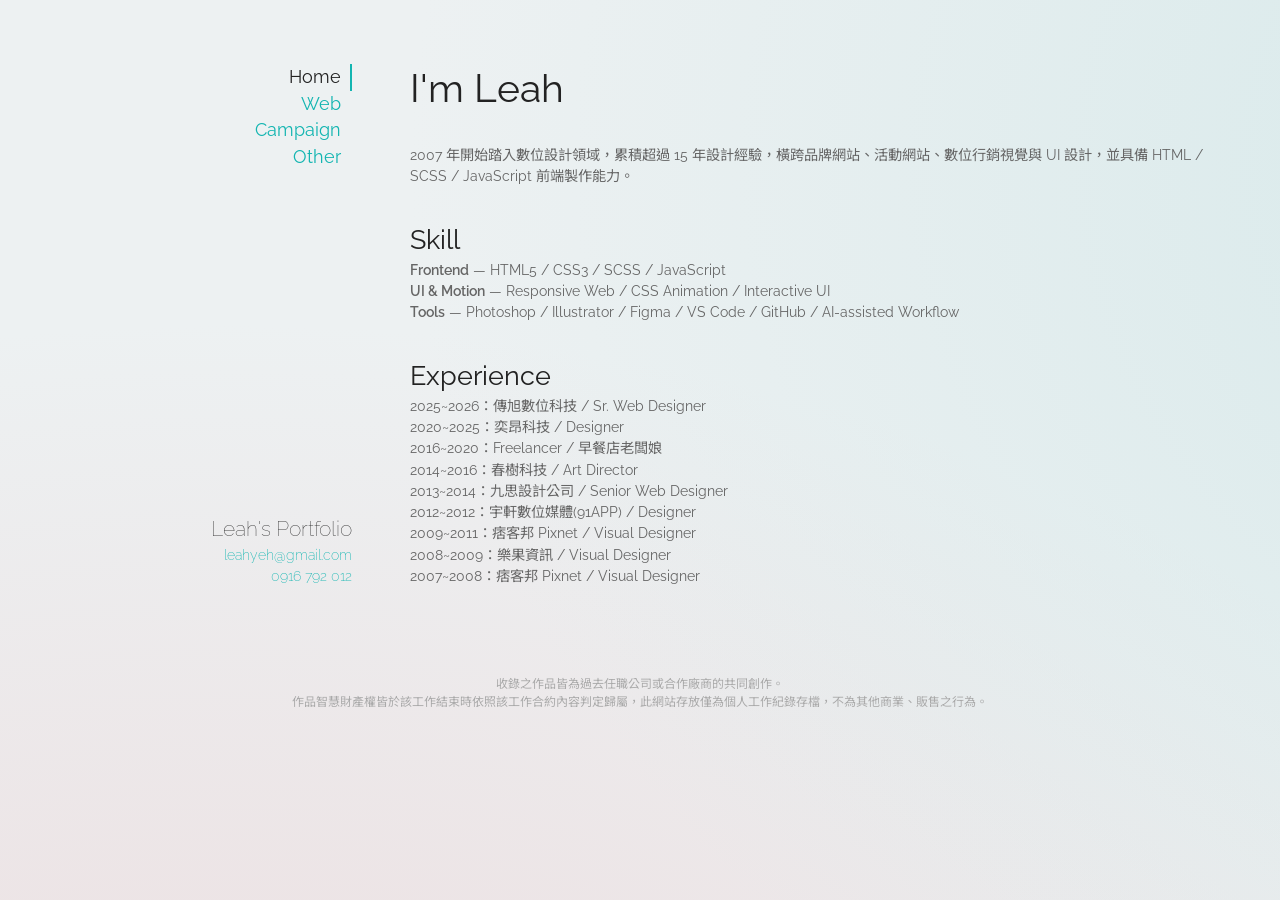
<file: portfolio/index.html>
<!DOCTYPE html>
<html lang="zh_TW">
<head>
    <meta charset="UTF-8">
    <meta name="viewport" content="width=device-width, initial-scale=1.0">
    <link rel="stylesheet" href="assets/css/main.css">
    <title>Portfolio</title>
</head>
<body>

    <div class="wrap">
        <aside class="nav">
            <nav>
                <a class="is-current" href="/portfolio">Home</a>
                <a class="" href="web.html">Web</a>
                <a class="" href="campaign.html">Campaign</a>
                <a class="" href="other.html">Other</a>
            </nav>
            <div class="nav__info">
                <h4>Leah's Portfolio</h4>
                <p><a href="mailto:leahyeh@gmail.com">leahyeh@gmail.com</a></p>
                <p><a href="tel:0916792012">0916 792 012</a></p>
            </div>
        </aside>

        <main>
            <div class="intro">
                <h1>I'm Leah</h1>
                <div class="intro__content">
                    <p>2007 年開始踏入數位設計領域，累積超過 15 年設計經驗，橫跨品牌網站、活動網站、數位行銷視覺與 UI 設計，並具備 HTML / SCSS / JavaScript 前端製作能力。</p>
                </div>
                <div class="intro__skill">
                    <h3>Skill</h3>
                    <ul>
                        <li><b>Frontend</b> — HTML5 / CSS3 / SCSS / JavaScript</li>
                        <li><b>UI & Motion</b> — Responsive Web / CSS Animation / Interactive UI</li>
                        <li><b>Tools</b> — Photoshop / Illustrator / Figma / VS Code / GitHub / AI-assisted Workflow</li>
                    </ul>
                </div>
                <div class="intro__exp">
                    <h3>Experience</h3>
                    <ul>
                        <li>2025~2026：傳旭數位科技 / Sr. Web Designer</li>
                        <li>2020~2025：奕昂科技 / Designer</li>
                        <li>2016~2020：Freelancer / 早餐店老闆娘</li>
                        <li>2014~2016：春樹科技 / Art Director</li>
                        <li>2013~2014：九思設計公司 / Senior Web Designer</li>
                        <li>2012~2012：宇軒數位媒體(91APP) / Designer</li>
                        <li>2009~2011：痞客邦 Pixnet / Visual Designer</li>
                        <li>2008~2009：樂果資訊 / Visual Designer</li>
                        <li>2007~2008：痞客邦 Pixnet / Visual Designer</li>
                    </ul>
                </div>
            </div>
        </main>
    </div>
    <footer>
        收錄之作品皆為過去任職公司或合作廠商的共同創作。<br>
        作品智慧財產權皆於該工作結束時依照該工作合約內容判定歸屬，此網站存放僅為個人工作紀錄存檔，不為其他商業、販售之行為。
    </footer>



<script src="https://code.jquery.com/jquery-3.7.1.js"></script>
<script src="assets/js/main.js"></script>


</body>
</html>
</file>
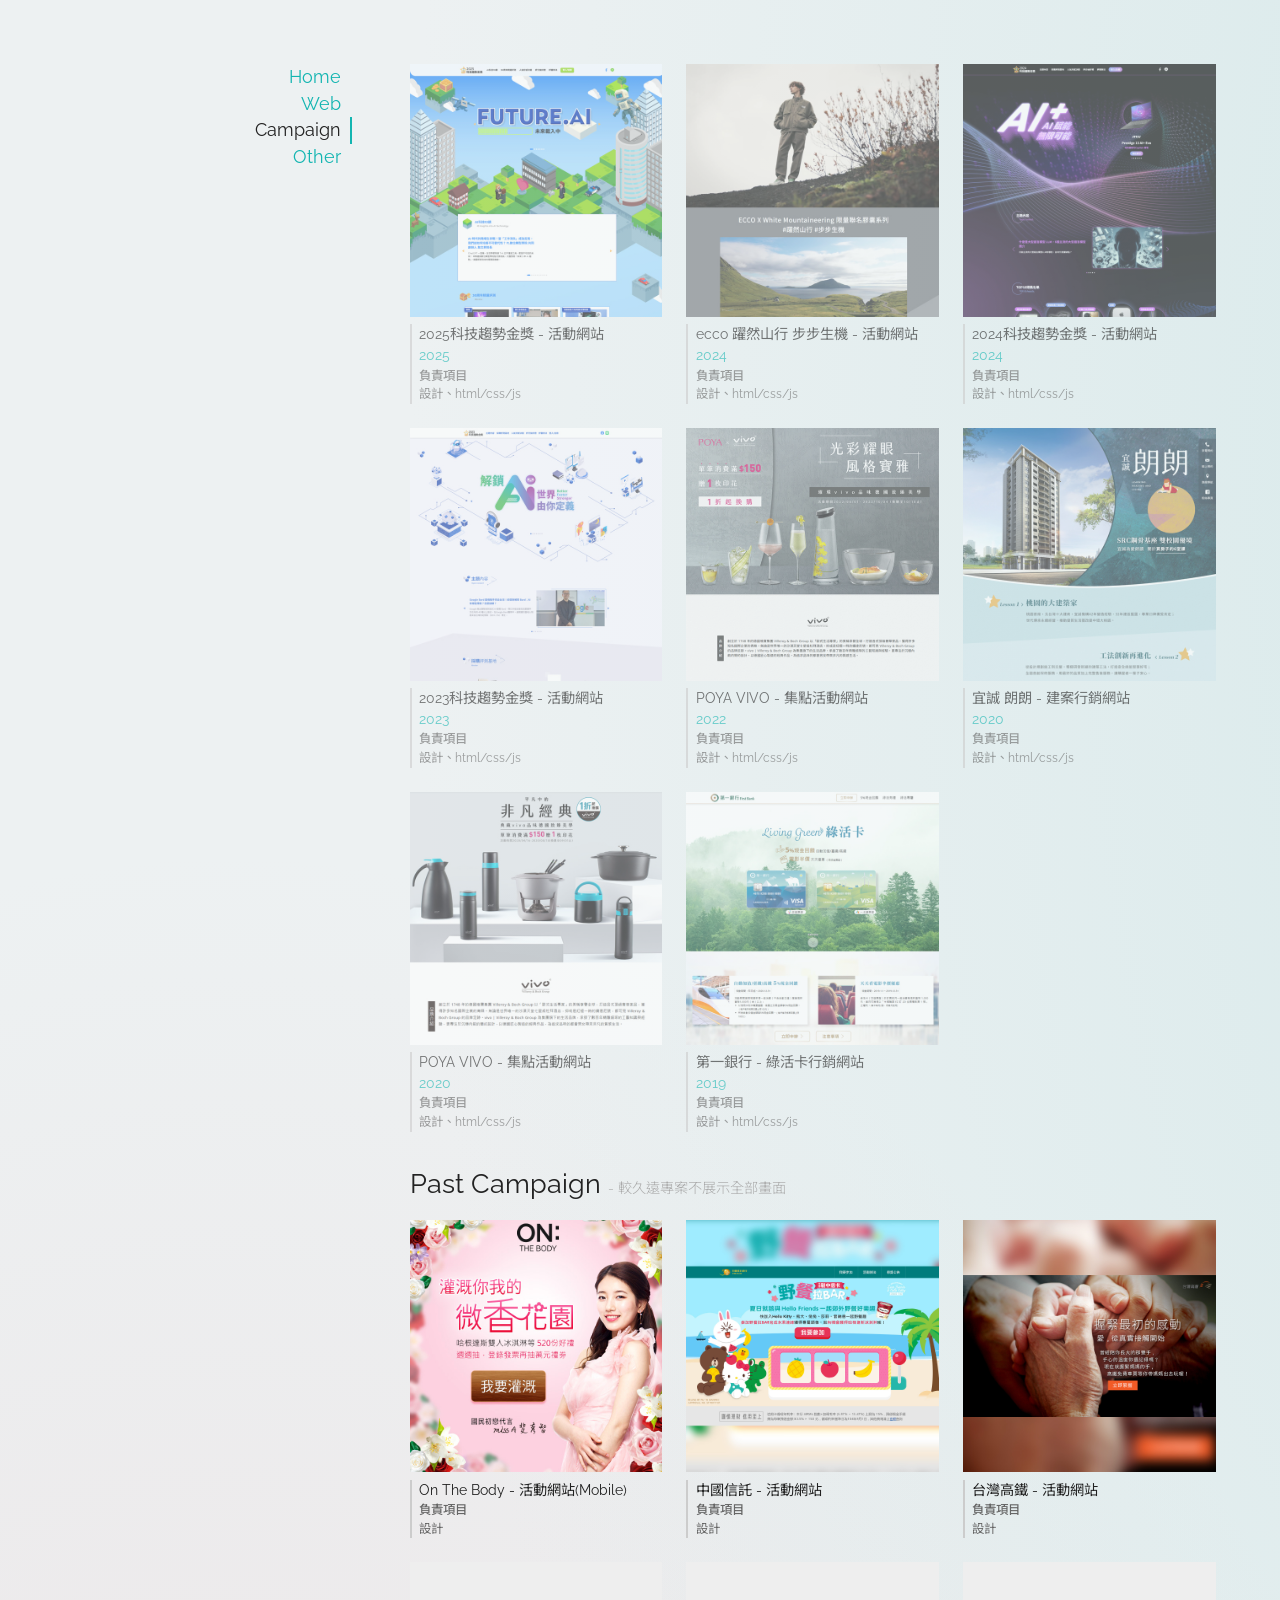
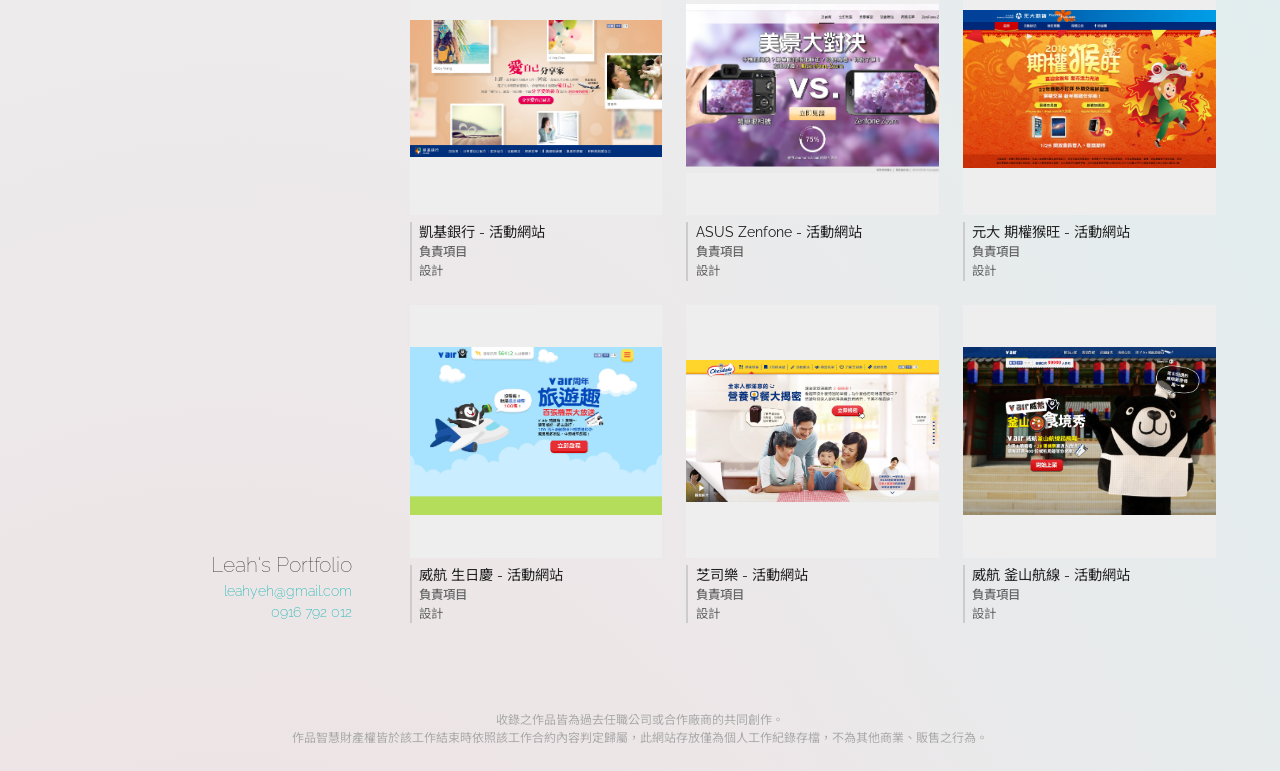
<file: portfolio/campaign.html>
<!DOCTYPE html>
<html lang="zh_TW">
<head>
    <meta charset="UTF-8">
    <meta name="viewport" content="width=device-width, initial-scale=1.0">
    <link rel="stylesheet" href="assets/css/main.css">
    <title>Portfolio</title>
</head>
<body>

    <div class="wrap">
        <aside class="nav">
            <nav>
                <a class="" href="/portfolio">Home</a>
                <a class="" href="web.html">Web</a>
                <a class="is-current" href="campaign.html">Campaign</a>
                <a class="" href="other.html">Other</a>
            </nav>
            <div class="nav__info">
                <h4>Leah's Portfolio</h4>
                <p><a href="mailto:leahyeh@gmail.com">leahyeh@gmail.com</a></p>
                <p><a href="tel:0916792012">0916 792 012</a></p>
            </div>
        </aside>

        <main>
            <div class="cards">
                <div class="cards__item" data-dialog-open="dialog--2025gold_techbang">
                    <img src="data/2025gold_techbang.jpg" alt="">
                    <div class="cards__item--text">
                        <p>2025科技趨勢金獎 - <span>活動網站</span></p>
                        <time>2025</time>
                        <dl>
                            <dt>負責項目</dt>
                            <dd>設計、html/css/js</dd>
                        </dl>
                    </div>
                </div>
                <div class="cards__item" data-dialog-open="dialog--ecco">
                    <img src="data/ecco.jpg" alt="">
                    <div class="cards__item--text">
                        <p>ecco 躍然山行 步步生機 - <span>活動網站</span></p>
                        <time>2024</time>
                        <dl>
                            <dt>負責項目</dt>
                            <dd>設計、html/css/js</dd>
                        </dl>
                    </div>
                </div>
                <div class="cards__item" data-dialog-open="dialog--2024gold_techbang">
                    <img src="data/2024gold_techbang.jpg" alt="">
                    <div class="cards__item--text">
                        <p>2024科技趨勢金獎 - <span>活動網站</span></p>
                        <time>2024</time>
                        <dl>
                            <dt>負責項目</dt>
                            <dd>設計、html/css/js</dd>
                        </dl>
                    </div>
                </div>
                <div class="cards__item" data-dialog-open="dialog--2023gold_techbang">
                    <img src="data/2023gold_techbang.jpg" alt="">
                    <div class="cards__item--text">
                        <p>2023科技趨勢金獎 - <span>活動網站</span></p>
                        <time>2023</time>
                        <dl>
                            <dt>負責項目</dt>
                            <dd>設計、html/css/js</dd>
                        </dl>
                    </div>
                </div>
                <div class="cards__item" data-dialog-open="dialog--poya_vivo2022">
                    <img src="data/poya_vivo2022.jpg" alt="">
                    <div class="cards__item--text">
                        <p>POYA VIVO - <span>集點活動網站</span></p>
                        <time>2022</time>
                        <dl>
                            <dt>負責項目</dt>
                            <dd>設計、html/css/js</dd>
                        </dl>
                    </div>
                </div>
                <div class="cards__item" data-dialog-open="dialog--yicheng">
                    <img src="data/yicheng.jpg" alt="">
                    <div class="cards__item--text">
                        <p>宜誠 朗朗 - <span>建案行銷網站</span></p>
                        <time>2020</time>
                        <dl>
                            <dt>負責項目</dt>
                            <dd>設計、html/css/js</dd>
                        </dl>
                    </div>
                </div>
                <div class="cards__item" data-dialog-open="dialog--poya_vivo2020">
                    <img src="data/poya_vivo2020.jpg" alt="">
                    <div class="cards__item--text">
                        <p>POYA VIVO - <span>集點活動網站</span></p>
                        <time>2020</time>
                        <dl>
                            <dt>負責項目</dt>
                            <dd>設計、html/css/js</dd>
                        </dl>
                    </div>
                </div>
                <div class="cards__item" data-dialog-open="dialog--firstBank">
                    <img src="data/firstBank.jpg" alt="">
                    <div class="cards__item--text">
                        <p>第一銀行 - <span>綠活卡行銷網站</span></p>
                        <time>2019</time>
                        <dl>
                            <dt>負責項目</dt>
                            <dd>設計、html/css/js</dd>
                        </dl>
                    </div>
                </div>
            </div>
            <h3 class="sec__title">Past Campaign <small>- 較久遠專案不展示全部畫面</small></h3>
            <div class="cards">
                <div class="cards__item">
                    <img src="data/onthebody.jpg" alt="">
                    <div class="cards__item--text">
                        <p>On The Body - <span>活動網站(Mobile)</span></p>
                        <dl>
                            <dt>負責項目</dt>
                            <dd>設計</dd>
                        </dl>
                    </div>
                </div>
                <div class="cards__item">
                    <img src="data/ctbc_labar.jpg" alt="">
                    <div class="cards__item--text">
                        <p>中國信託 - <span>活動網站</span></p>
                        <dl>
                            <dt>負責項目</dt>
                            <dd>設計</dd>
                        </dl>
                    </div>
                </div>
                <div class="cards__item">
                    <img src="data/thsrc.jpg" alt="">
                    <div class="cards__item--text">
                        <p>台灣高鐵 - <span>活動網站</span></p>
                        <dl>
                            <dt>負責項目</dt>
                            <dd>設計</dd>
                        </dl>
                    </div>
                </div>
                <div class="cards__item">
                    <img src="data/kgi_event.jpg" alt="">
                    <div class="cards__item--text">
                        <p>凱基銀行 - <span>活動網站</span></p>
                        <dl>
                            <dt>負責項目</dt>
                            <dd>設計</dd>
                        </dl>
                    </div>
                </div>
                <div class="cards__item">
                    <img src="data/ASUS.jpg" alt="">
                    <div class="cards__item--text">
                        <p>ASUS Zenfone - <span>活動網站</span></p>
                        <dl>
                            <dt>負責項目</dt>
                            <dd>設計</dd>
                        </dl>
                    </div>
                </div>
                <div class="cards__item">
                    <img src="data/yuantabank.jpg" alt="">
                    <div class="cards__item--text">
                        <p>元大 期權猴旺 - <span>活動網站</span></p>
                        <dl>
                            <dt>負責項目</dt>
                            <dd>設計</dd>
                        </dl>
                    </div>
                </div>
                <div class="cards__item">
                    <img src="data/vair_birth.jpg" alt="">
                    <div class="cards__item--text">
                        <p>威航 生日慶 - <span>活動網站</span></p>
                        <dl>
                            <dt>負責項目</dt>
                            <dd>設計</dd>
                        </dl>
                    </div>
                </div>
                <div class="cards__item">
                    <img src="data/chesdale.jpg" alt="">
                    <div class="cards__item--text">
                        <p>芝司樂 - <span>活動網站</span></p>
                        <dl>
                            <dt>負責項目</dt>
                            <dd>設計</dd>
                        </dl>
                    </div>
                </div>
                <div class="cards__item">
                    <img src="data/vair_busan.jpg" alt="">
                    <div class="cards__item--text">
                        <p>威航 釜山航線 - <span>活動網站</span></p>
                        <dl>
                            <dt>負責項目</dt>
                            <dd>設計</dd>
                        </dl>
                    </div>
                </div>
            </div>
        </main>
    </div>
    <footer>
        收錄之作品皆為過去任職公司或合作廠商的共同創作。<br>
        作品智慧財產權皆於該工作結束時依照該工作合約內容判定歸屬，此網站存放僅為個人工作紀錄存檔，不為其他商業、販售之行為。
    </footer>

<dialog class="dialog" id="dialog--2025gold_techbang"
    data-project-images="
        data/2025gold_techbang_01.webp,
        data/2025gold_techbang_02.webp,
        data/2025gold_techbang_03.webp
    "
>
    <div class="dialog__tool">
        <div class="dialog__btns">
            <button class="dialog__prev" data-dialog-prev>Prev</button>
            <button class="dialog__next" data-dialog-next>Next</button>
            <a href="https://2025gold.techbang.com/" target="_blank">Live Site</a>
        </div>
        <button class="dialog__close" data-dialog-close>Close</button>
    </div>
    <div class="dialog__main">
        <div class="dialog__info">
            <h5>2025科技趨勢金獎 - 活動網站</h5>
            <div class="dialog__info--content">
                <h6>負責項目</h6>
                1. 活動網頁設計
                <p>
                    與負責 PM 討論年度風格
                    <br>從遊戲感風格延伸整體活動設計
                </p>
                2. 網頁切版製作
                <p>
                    使用 html/css/js 進行前端頁面製作
                </p>
            </div>
        </div>
        <div class="dialog__content">
            <img src="data/2025gold_techbang_01.webp" alt="">
        </div>
    </div>
</dialog>
<dialog class="dialog" id="dialog--ecco"
    data-project-images="
        data/ecco_01.webp
    "
>
    <div class="dialog__tool">
        <div class="dialog__btns">
            <button class="dialog__prev" data-dialog-prev>Prev</button>
            <button class="dialog__next" data-dialog-next>Next</button>
            <a href="https://www.cool-style.com.tw/events/ecco/" target="_blank">Live Site</a>
        </div>
        <button class="dialog__close" data-dialog-close>Close</button>
    </div>
    <div class="dialog__main">
        <div class="dialog__info">
            <h5>ecco 躍然山行 步步生機 - 活動網站</h5>
            <div class="dialog__info--content">
                <h6>負責項目</h6>
                1. 活動網頁設計
                <p>
                    從品牌風格調性進行設計
                    <br>配色與元素簡單大氣為主
                    <br>以文字搭配圖片的排版進行網頁設計
                    <br>背景添加幾何色塊使頁面不過於呆板
                </p>
                2. 網頁切版製作
                <p>
                    使用 html/css/js 進行前端頁面製作
                </p>
            </div>
        </div>
        <div class="dialog__content">
            <img src="data/ecco_01.webp" alt="">
        </div>
    </div>
</dialog>
<dialog class="dialog" id="dialog--2024gold_techbang"
    data-project-images="
        data/2024gold_techbang_01.webp,
        data/2024gold_techbang_02.webp,
        data/2024gold_techbang_03.webp
    "
>
    <div class="dialog__tool">
        <div class="dialog__btns">
            <button class="dialog__prev" data-dialog-prev>Prev</button>
            <button class="dialog__next" data-dialog-next>Next</button>
            <a href="https://2024gold.techbang.com/" target="_blank">Live Site</a>
        </div>
        <button class="dialog__close" data-dialog-close>Close</button>
    </div>
    <div class="dialog__main">
        <div class="dialog__info">
            <h5>2024科技趨勢金獎 - 活動網站</h5>
            <div class="dialog__info--content">
                <h6>負責項目</h6>
                1. 活動網頁設計
                <p>
                    與負責 PM 討論年度風格
                    <br>以宇宙感與線條、流動等元素進行設計
                </p>
                2. 網頁切版製作
                <p>
                    使用 html/css/js 進行前端頁面製作
                </p>
            </div>
        </div>
        <div class="dialog__content">
            <img src="data/2024gold_techbang_01.webp" alt="">
        </div>
    </div>
</dialog>
<dialog class="dialog" id="dialog--2023gold_techbang"
    data-project-images="
        data/2023gold_techbang_01.webp,
        data/2023gold_techbang_02.webp,
        data/2023gold_techbang_03.webp
    "
>
    <div class="dialog__tool">
        <div class="dialog__btns">
            <button class="dialog__prev" data-dialog-prev>Prev</button>
            <button class="dialog__next" data-dialog-next>Next</button>
            <a href="https://2023gold.techbang.com/" target="_blank">Live Site</a>
        </div>
        <button class="dialog__close" data-dialog-close>Close</button>
    </div>
    <div class="dialog__main">
        <div class="dialog__info">
            <h5>2023科技趨勢金獎 - 活動網站</h5>
            <div class="dialog__info--content">
                <h6>負責項目</h6>
                1. 活動網頁設計
                <p>
                    與負責 PM 討論年度風格
                    <br>以圖像呈現 AI 處理各種工作的元素
                    <br>進行動畫與頁面設計
                </p>
                2. 網頁切版製作
                <p>
                    使用 html/css/js 進行前端頁面製作
                </p>
            </div>
        </div>
        <div class="dialog__content">
            <img src="data/2023gold_techbang_01.webp" alt="">
        </div>
    </div>
</dialog>
<dialog class="dialog" id="dialog--poya_vivo2022"
    data-project-images="
        data/poya_vivo2022_01.webp
    "
>
    <div class="dialog__tool">
        <div class="dialog__btns">
            <button class="dialog__prev" data-dialog-prev>Prev</button>
            <button class="dialog__next" data-dialog-next>Next</button>
            <a class="disabled" target="_blank">Unavailable</a>
        </div>
        <button class="dialog__close" data-dialog-close>Close</button>
    </div>
    <div class="dialog__main">
        <div class="dialog__content">
            <img src="data/poya_vivo2022_01.webp" alt="">
        </div>
    </div>
</dialog>
<dialog class="dialog" id="dialog--yicheng"
    data-project-images="
        data/yicheng_01.webp
    "
>
    <div class="dialog__tool">
        <div class="dialog__btns">
            <button class="dialog__prev" data-dialog-prev>Prev</button>
            <button class="dialog__next" data-dialog-next>Next</button>
            <a class="disabled" target="_blank">Unavailable</a>
        </div>
        <button class="dialog__close" data-dialog-close>Close</button>
    </div>
    <div class="dialog__main">
        <div class="dialog__content">
            <img src="data/yicheng_01.webp" alt="">
        </div>
    </div>
</dialog>
<dialog class="dialog" id="dialog--poya_vivo2020"
    data-project-images="
        data/poya_vivo2020_01.webp
    "
>
    <div class="dialog__tool">
        <div class="dialog__btns">
            <button class="dialog__prev" data-dialog-prev>Prev</button>
            <button class="dialog__next" data-dialog-next>Next</button>
            <a class="disabled" target="_blank">Unavailable</a>
        </div>
        <button class="dialog__close" data-dialog-close>Close</button>
    </div>
    <div class="dialog__main">
        <div class="dialog__content">
            <img src="data/poya_vivo2020_01.webp" alt="">
        </div>
    </div>
</dialog>
<dialog class="dialog" id="dialog--firstBank"
    data-project-images="
        data/firstBank_01.webp
    "
>
    <div class="dialog__tool">
        <div class="dialog__btns">
            <button class="dialog__prev" data-dialog-prev>Prev</button>
            <button class="dialog__next" data-dialog-next>Next</button>
            <a href="https://campaign.friendo.com.tw/firstBankCard_livinggreen/" target="_blank">Demo Site</a>
        </div>
        <button class="dialog__close" data-dialog-close>Close</button>
    </div>
    <div class="dialog__main">
        <div class="dialog__content">
            <img src="data/firstBank_01.webp" alt="">
        </div>
    </div>
</dialog>

<script src="https://code.jquery.com/jquery-3.7.1.js"></script>
<script src="assets/js/main.js"></script>

</body>
</html>
</file>
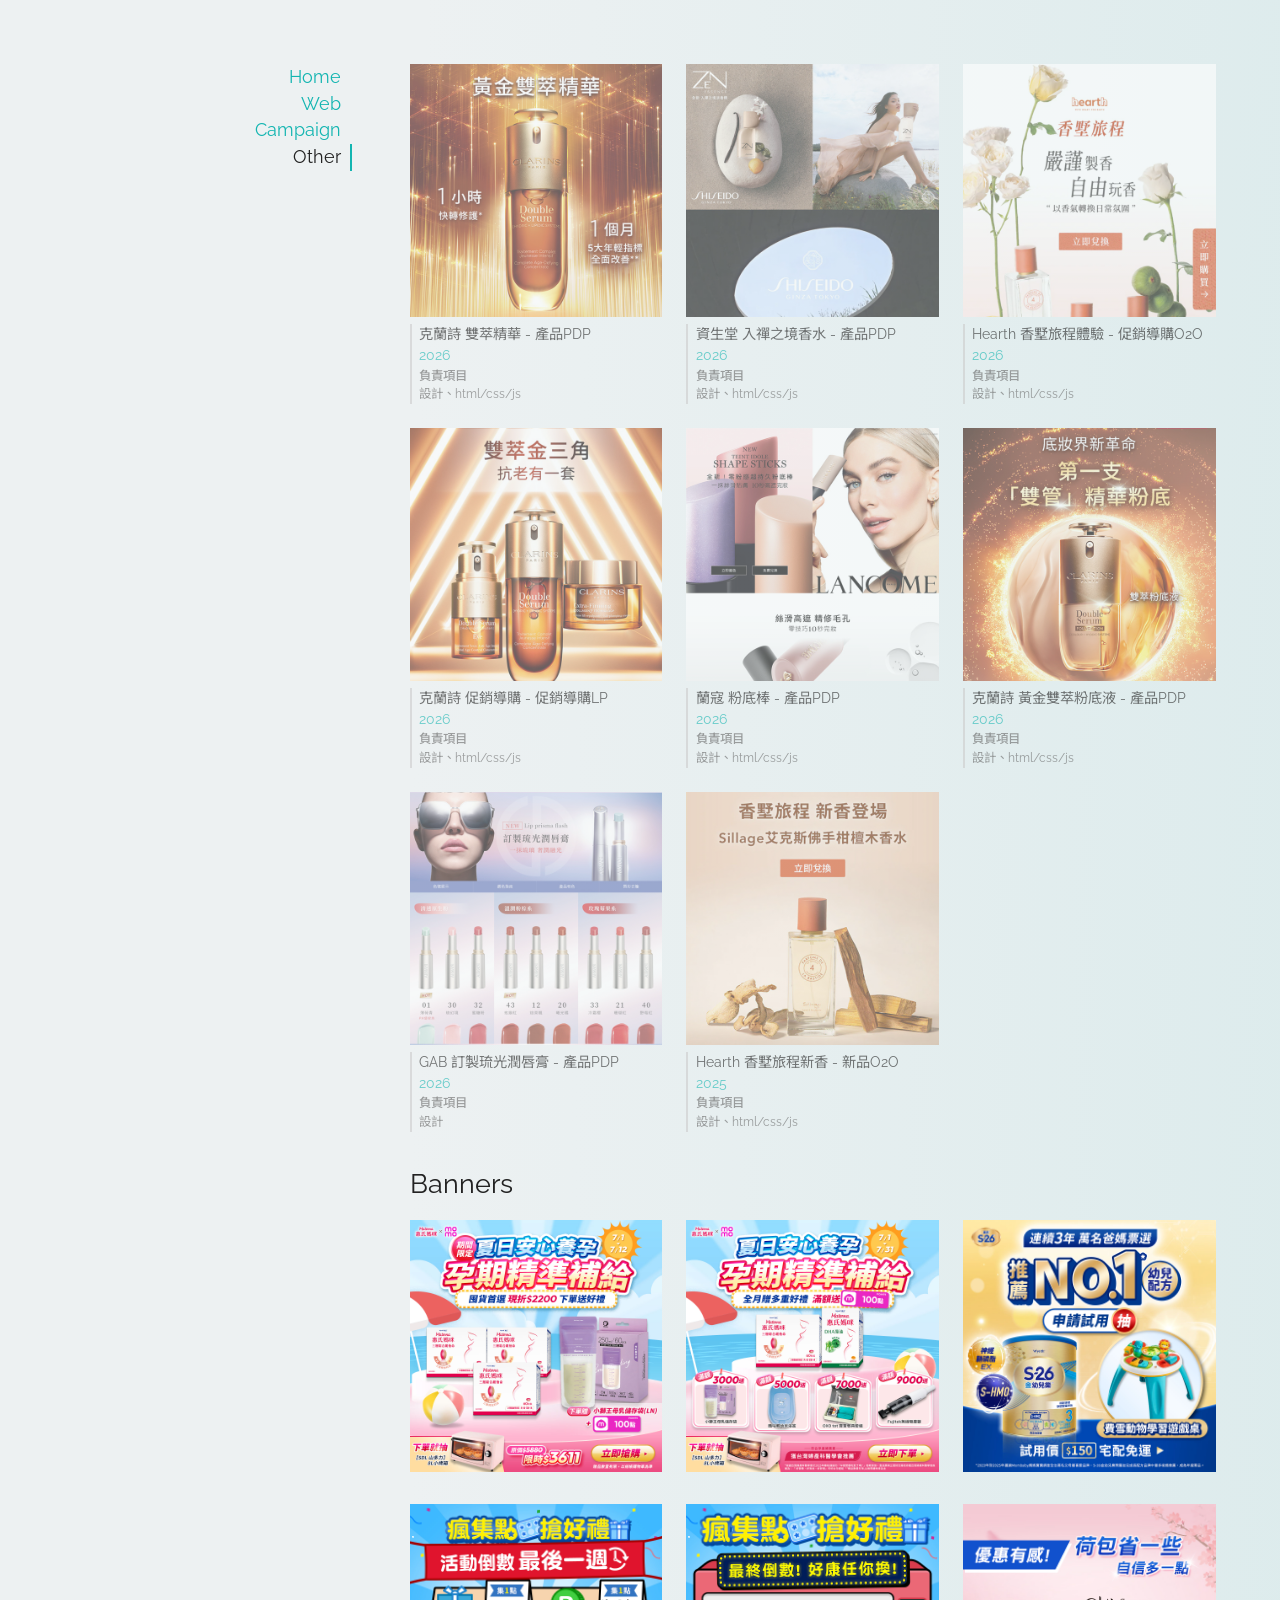
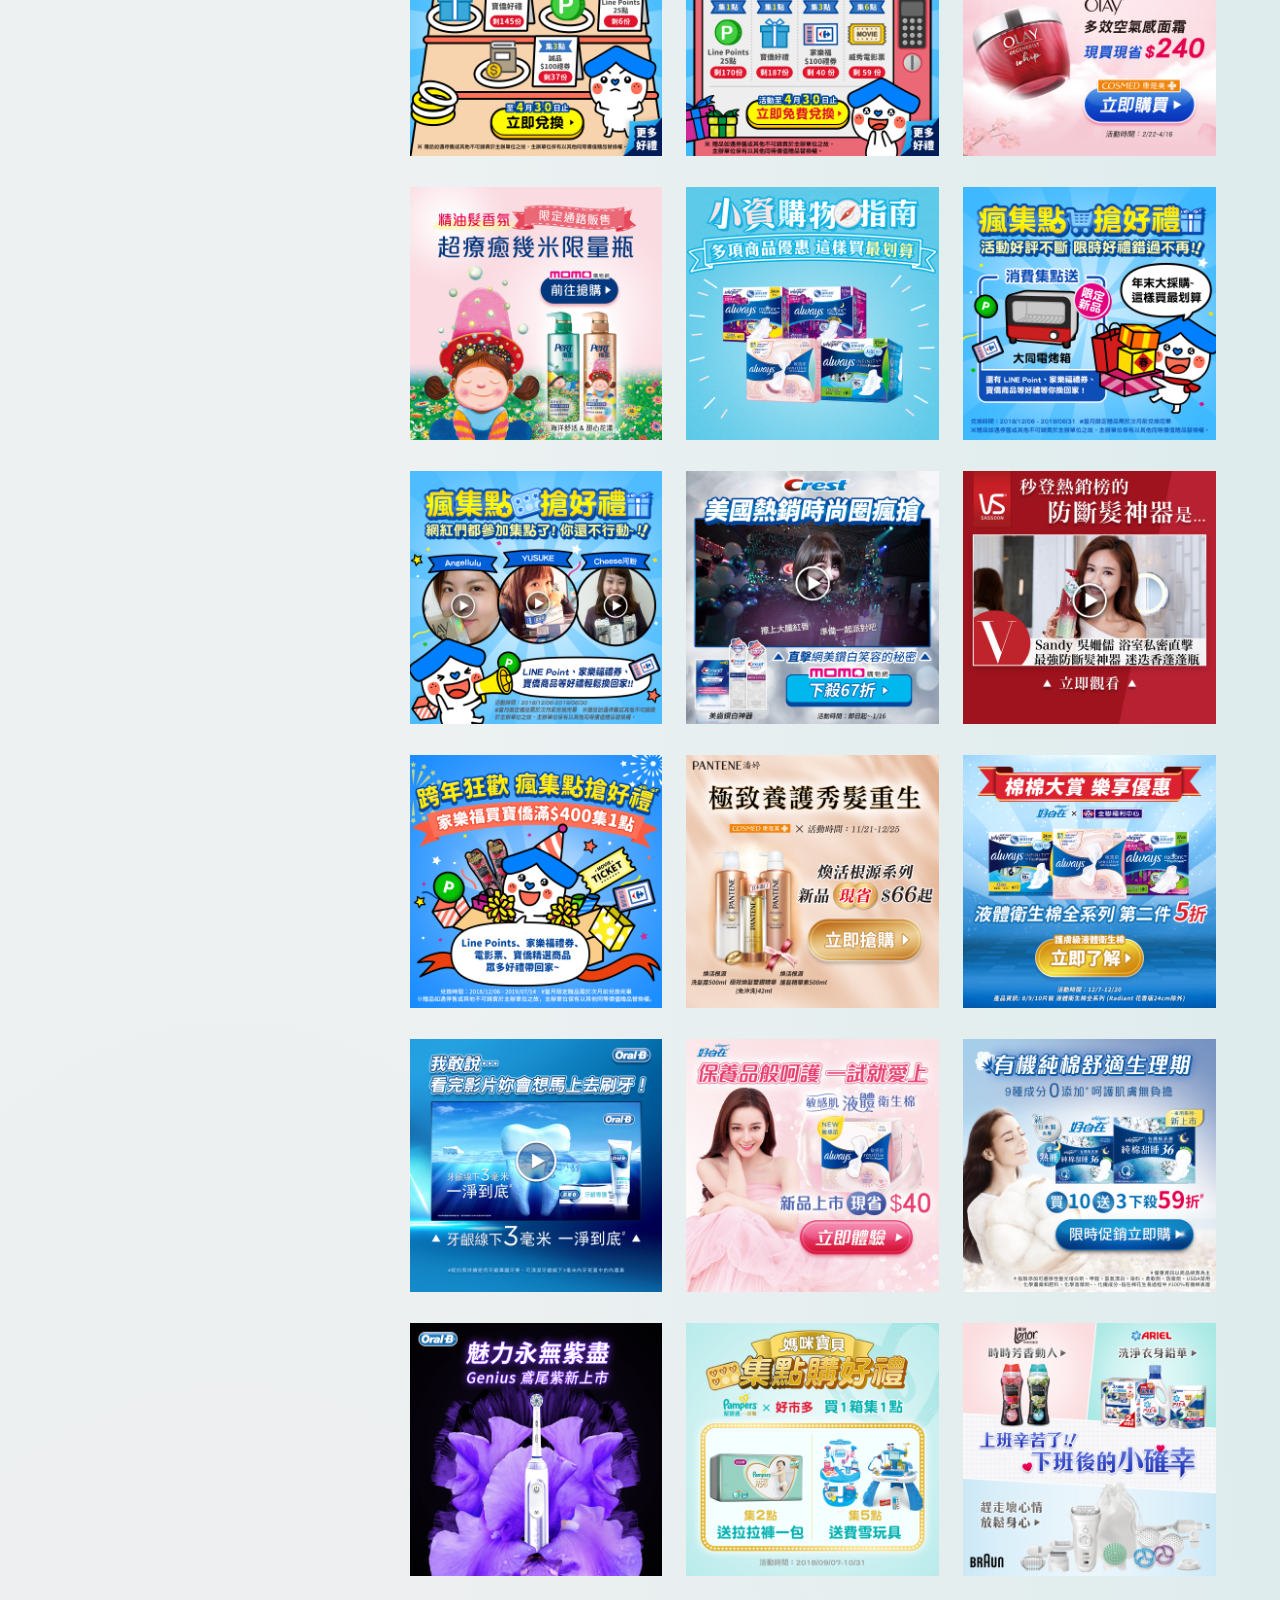
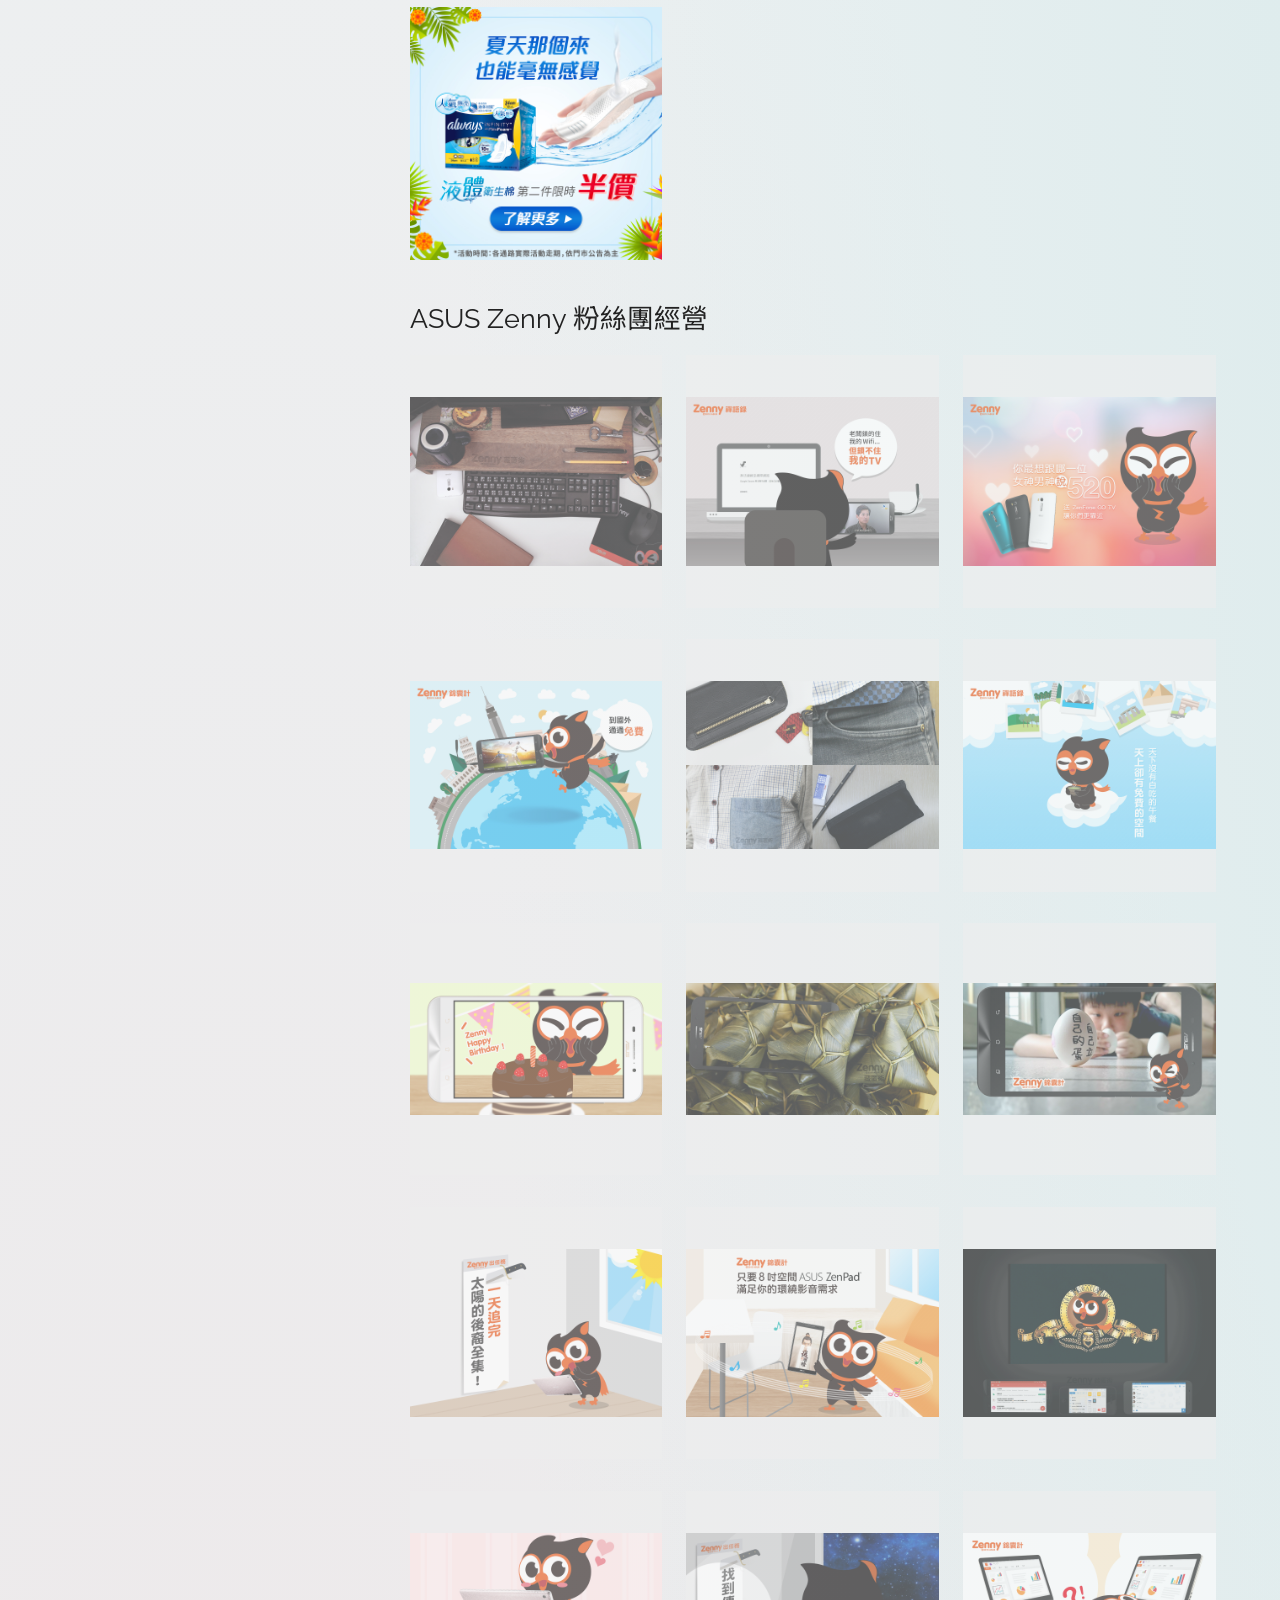
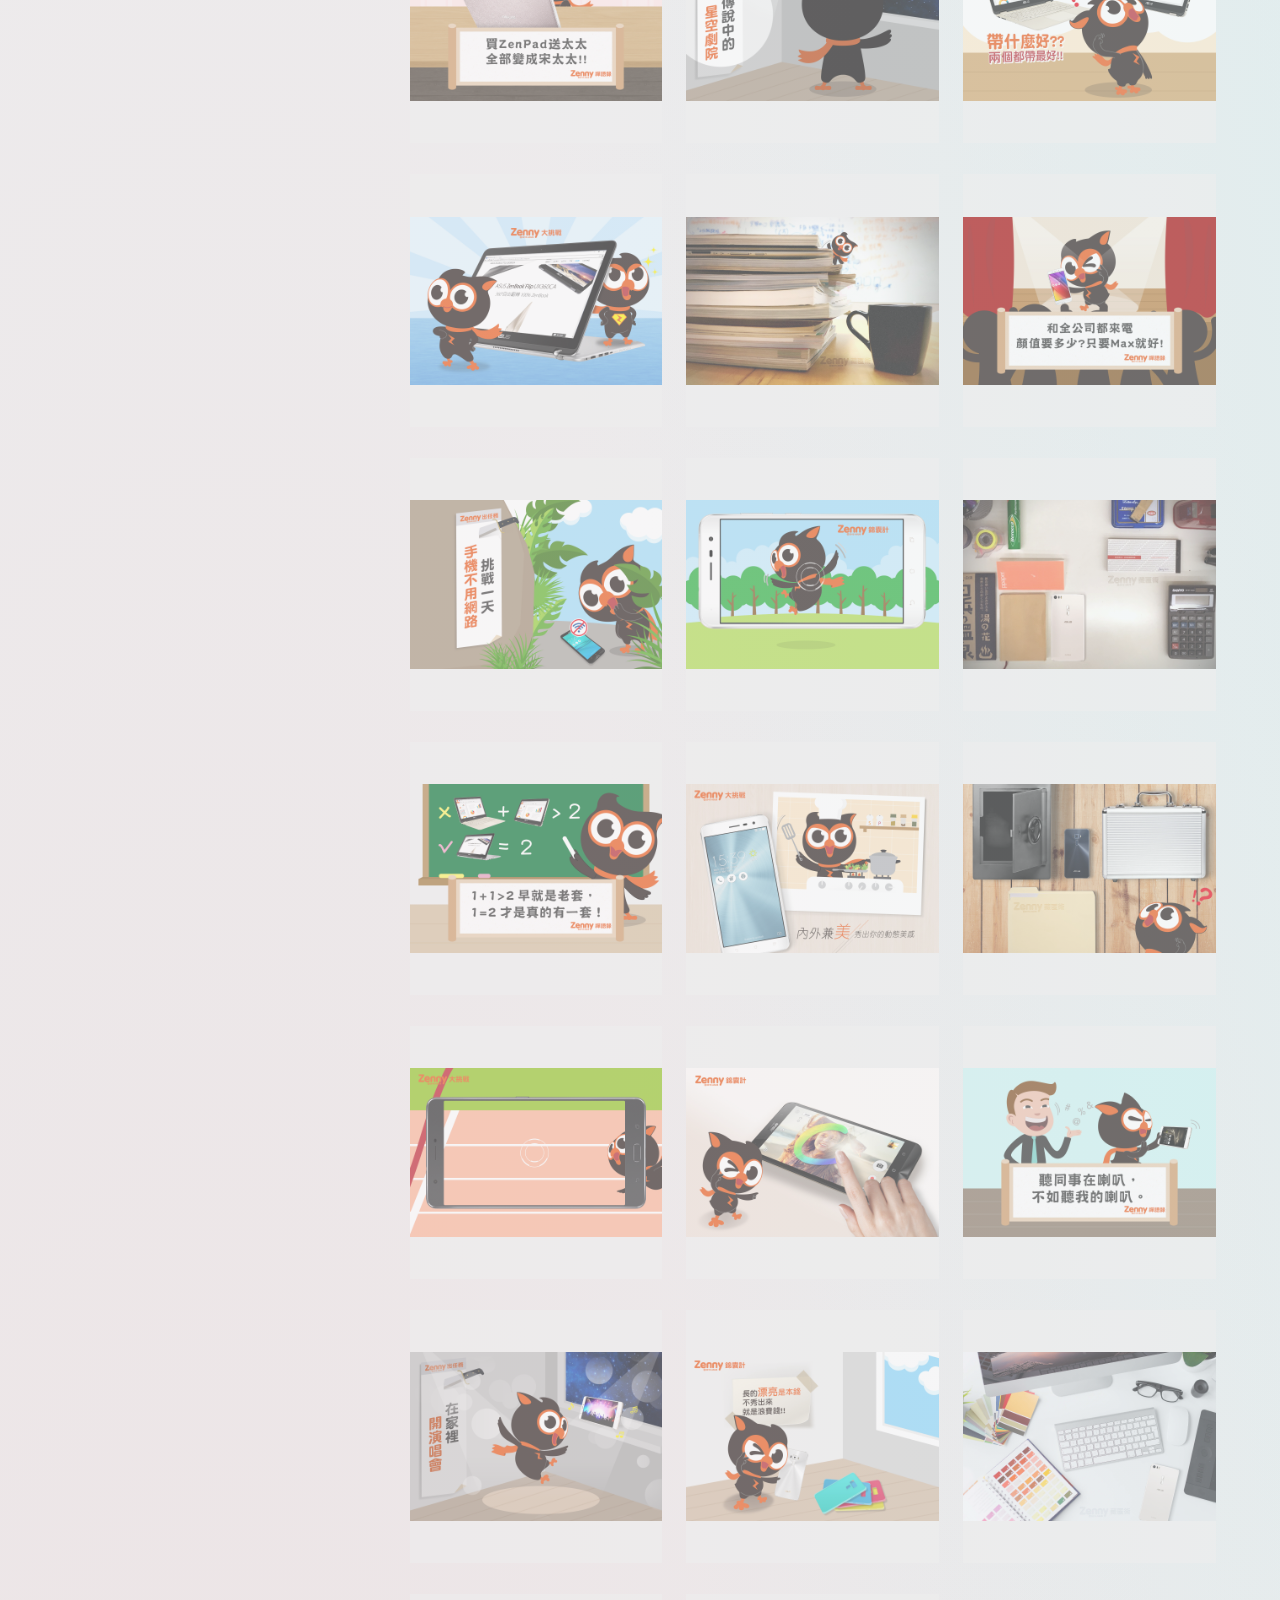
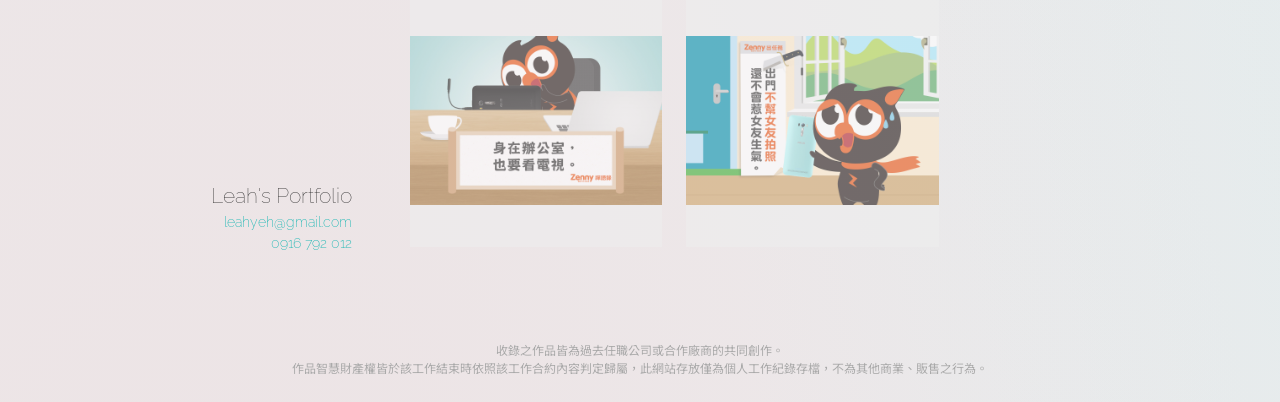
<file: portfolio/other.html>
<!DOCTYPE html>
<html lang="zh_TW">
<head>
    <meta charset="UTF-8">
    <meta name="viewport" content="width=device-width, initial-scale=1.0">
    <link rel="stylesheet" href="assets/css/main.css">
    <title>Portfolio</title>
</head>
<body>

    <div class="wrap">
        <aside class="nav">
            <nav>
                <a class="" href="/portfolio">Home</a>
                <a class="" href="web.html">Web</a>
                <a class="" href="campaign.html">Campaign</a>
                <a class="is-current" href="other.html">Other</a>
            </nav>
            <div class="nav__info">
                <h4>Leah's Portfolio</h4>
                <p><a href="mailto:leahyeh@gmail.com">leahyeh@gmail.com</a></p>
                <p><a href="tel:0916792012">0916 792 012</a></p>
            </div>
        </aside>

        <main>
            <div class="cards">
                <div class="cards__item" data-dialog-open="dialog--DS_PDP">
                    <img src="data/DS_PDP.jpg" alt="">
                    <div class="cards__item--text">
                        <p>克蘭詩 雙萃精華 - <span>產品PDP</span></p>
                        <time>2026</time>
                        <dl>
                            <dt>負責項目</dt>
                            <dd>設計、html/css/js</dd>
                        </dl>
                    </div>
                </div>
                <div class="cards__item" data-dialog-open="dialog--bs_zen">
                    <img src="data/bs_zen.jpg" alt="">
                    <div class="cards__item--text">
                        <p>資生堂 入禪之境香水 - <span>產品PDP</span></p>
                        <time>2026</time>
                        <dl>
                            <dt>負責項目</dt>
                            <dd>設計、html/css/js</dd>
                        </dl>
                    </div>
                </div>
                <div class="cards__item" data-dialog-open="dialog--hearth202607">
                    <img src="data/hearth202607.jpg" alt="">
                    <div class="cards__item--text">
                        <p>Hearth 香墅旅程體驗 - <span>促銷導購O2O</span></p>
                        <time>2026</time>
                        <dl>
                            <dt>負責項目</dt>
                            <dd>設計、html/css/js</dd>
                        </dl>
                    </div>
                </div>
                <div class="cards__item" data-dialog-open="dialog--clarins_aaexpert">
                    <img src="data/clarins_aaexpert.jpg" alt="">
                    <div class="cards__item--text">
                        <p>克蘭詩 促銷導購 - <span>促銷導購LP</span></p>
                        <time>2026</time>
                        <dl>
                            <dt>負責項目</dt>
                            <dd>設計、html/css/js</dd>
                        </dl>
                    </div>
                </div>
                <div class="cards__item" data-dialog-open="dialog--LAN_TIU">
                    <img src="data/LAN_TIU.jpg" alt="">
                    <div class="cards__item--text">
                        <p>蘭寇 粉底棒 - <span>產品PDP</span></p>
                        <time>2026</time>
                        <dl>
                            <dt>負責項目</dt>
                            <dd>設計、html/css/js</dd>
                        </dl>
                    </div>
                </div>
                <div class="cards__item" data-dialog-open="dialog--clarins_dsfpdp">
                    <img src="data/clarins_dsfpdp.jpg" alt="">
                    <div class="cards__item--text">
                        <p>克蘭詩 黃金雙萃粉底液 - <span>產品PDP</span></p>
                        <time>2026</time>
                        <dl>
                            <dt>負責項目</dt>
                            <dd>設計、html/css/js</dd>
                        </dl>
                    </div>
                </div>
                <div class="cards__item" data-dialog-open="dialog--GAB_APAC">
                    <img src="data/GAB_APAC.jpg" alt="">
                    <div class="cards__item--text">
                        <p>GAB 訂製琉光潤唇膏 - <span>產品PDP</span></p>
                        <time>2026</time>
                        <dl>
                            <dt>負責項目</dt>
                            <dd>設計</dd>
                        </dl>
                    </div>
                </div>
                <div class="cards__item" data-dialog-open="dialog--hearth202511">
                    <img src="data/hearth202511.jpg" alt="">
                    <div class="cards__item--text">
                        <p>Hearth 香墅旅程新香 - <span>新品O2O</span></p>
                        <time>2025</time>
                        <dl>
                            <dt>負責項目</dt>
                            <dd>設計、html/css/js</dd>
                        </dl>
                    </div>
                </div>
            </div>
            <h3 class="sec__title">Banners</h3>
            <div class="cards">
                <div class="cards__item">
                    <img src="data/s26_materna07_02.jpg" alt="">
                </div>
                <div class="cards__item">
                    <img src="data/s26_materna07_01.jpg" alt="">
                </div>
                <div class="cards__item">
                    <img src="data/s26_gold_try2510.jpg" alt="">
                </div>
                <div class="cards__item">
                    <img src="data/pgbn_190421.jpg" alt="">
                </div>
                <div class="cards__item">
                    <img src="data/pgbn_190410.jpg" alt="">
                </div>
                <div class="cards__item">
                    <img src="data/pgbn_190301.jpg" alt="">
                </div>
                <div class="cards__item">
                    <img src="data/pgbn_190227.jpg" alt="">
                </div>
                <div class="cards__item">
                    <img src="data/pgbn_190215.jpg" alt="">
                </div>
                <div class="cards__item">
                    <img src="data/pgbn_190201.jpg" alt="">
                </div>
                <div class="cards__item">
                    <img src="data/pgbn_190116.jpg" alt="">
                </div>
                <div class="cards__item">
                    <img src="data/pgbn_190111.jpg" alt="">
                </div>
                <div class="cards__item">
                    <img src="data/pgbn_190104.jpg" alt="">
                </div>
                <div class="cards__item">
                    <img src="data/pgbn_181228.jpg" alt="">
                </div>
                <div class="cards__item">
                    <img src="data/pgbn_181219.jpg" alt="">
                </div>
                <div class="cards__item">
                    <img src="data/pgbn_181208.jpg" alt="">
                </div>
                <div class="cards__item">
                    <img src="data/pgbn_181114.jpg" alt="">
                </div>
                <div class="cards__item">
                    <img src="data/pgbn_181107.jpg" alt="">
                </div>
                <div class="cards__item">
                    <img src="data/pgbn_181005.jpg" alt="">
                </div>
                <div class="cards__item">
                    <img src="data/pgbn_181003.jpg" alt="">
                </div>
                <div class="cards__item">
                    <img src="data/pgbn_180907.jpg" alt="">
                </div>
                <div class="cards__item">
                    <img src="data/pgbn_180817.jpg" alt="">
                </div>
                <div class="cards__item">
                    <img src="data/pgbn_180707.jpg" alt="">
                </div>
            </div>
            <h3 class="sec__title">ASUS Zenny 粉絲團經營</h3>
            <div class="cards">
                <div class="cards__item" data-dialog-open="dialog--zenny">
                    <img src="data/zenny_0518.jpg" alt="">
                </div>
                <div class="cards__item" data-dialog-open="dialog--zenny" data-dialog-index="2">
                    <img src="data/zenny_0519.jpg" alt="">
                </div>
                <div class="cards__item" data-dialog-open="dialog--zenny" data-dialog-index="3">
                    <img src="data/zenny_0520.jpg" alt="">
                </div>
                <div class="cards__item" data-dialog-open="dialog--zenny" data-dialog-index="4">
                    <img src="data/zenny_0524_fb.jpg" alt="">
                </div>
                <div class="cards__item" data-dialog-open="dialog--zenny" data-dialog-index="5">
                    <img src="data/zenny_0525_fb.gif" alt="">
                </div>
                <div class="cards__item" data-dialog-open="dialog--zenny" data-dialog-index="6">
                    <img src="data/zenny_0526_fb.jpg" alt="">
                </div>
                <div class="cards__item" data-dialog-open="dialog--zenny" data-dialog-index="7">
                    <img src="data/zenny_0606.gif" alt="">
                </div>
                <div class="cards__item" data-dialog-open="dialog--zenny" data-dialog-index="8">
                    <img src="data/zenny_0608.jpg" alt="">
                </div>
                <div class="cards__item" data-dialog-open="dialog--zenny" data-dialog-index="9">
                    <img src="data/zenny_0609.jpg" alt="">
                </div>
                <div class="cards__item" data-dialog-open="dialog--zenny" data-dialog-index="10">
                    <img src="data/zenny_0624.jpg" alt="">
                </div>
                <div class="cards__item" data-dialog-open="dialog--zenny" data-dialog-index="11">
                    <img src="data/zenny_0628.jpg" alt="">
                </div>
                <div class="cards__item" data-dialog-open="dialog--zenny" data-dialog-index="12">
                    <img src="data/zenny_0629.gif" alt="">
                </div>
                <div class="cards__item" data-dialog-open="dialog--zenny" data-dialog-index="13">
                    <img src="data/zenny_0630.jpg" alt="">
                </div>
                <div class="cards__item" data-dialog-open="dialog--zenny" data-dialog-index="14">
                    <img src="data/zenny_0701.jpg" alt="">
                </div>
                <div class="cards__item" data-dialog-open="dialog--zenny" data-dialog-index="15">
                    <img src="data/zenny_0704.jpg" alt="">
                </div>
                <div class="cards__item" data-dialog-open="dialog--zenny" data-dialog-index="16">
                    <img src="data/zenny_0705.jpg" alt="">
                </div>
                <div class="cards__item" data-dialog-open="dialog--zenny" data-dialog-index="17">
                    <img src="data/zenny_0706.jpg" alt="">
                </div>
                <div class="cards__item" data-dialog-open="dialog--zenny" data-dialog-index="18">
                    <img src="data/zenny_0707.jpg" alt="">
                </div>
                <div class="cards__item" data-dialog-open="dialog--zenny" data-dialog-index="19">
                    <img src="data/zenny_0708.jpg" alt="">
                </div>
                <div class="cards__item" data-dialog-open="dialog--zenny" data-dialog-index="20">
                    <img src="data/zenny_0711.jpg" alt="">
                </div>
                <div class="cards__item" data-dialog-open="dialog--zenny" data-dialog-index="21">
                    <img src="data/zenny_0713.jpg" alt="">
                </div>
                <div class="cards__item" data-dialog-open="dialog--zenny" data-dialog-index="22">
                    <img src="data/zenny_0714.jpg" alt="">
                </div>
                <div class="cards__item" data-dialog-open="dialog--zenny" data-dialog-index="23">
                    <img src="data/zenny_0720.jpg" alt="">
                </div>
                <div class="cards__item" data-dialog-open="dialog--zenny" data-dialog-index="24">
                    <img src="data/zenny_0721.jpg" alt="">
                </div>
                <div class="cards__item" data-dialog-open="dialog--zenny" data-dialog-index="25">
                    <img src="data/zenny_0726.gif" alt="">
                </div>
                <div class="cards__item" data-dialog-open="dialog--zenny" data-dialog-index="26">
                    <img src="data/zenny_0727.jpg" alt="">
                </div>
                <div class="cards__item" data-dialog-open="dialog--zenny" data-dialog-index="27">
                    <img src="data/zenny_0728.jpg" alt="">
                </div>
                <div class="cards__item" data-dialog-open="dialog--zenny" data-dialog-index="28">
                    <img src="data/zenny_0729.jpg" alt="">
                </div>
                <div class="cards__item" data-dialog-open="dialog--zenny" data-dialog-index="29">
                    <img src="data/zenny_0802.jpg" alt="">
                </div>
                <div class="cards__item" data-dialog-open="dialog--zenny" data-dialog-index="30">
                    <img src="data/zenny_0803.jpg" alt="">
                </div>
                <div class="cards__item" data-dialog-open="dialog--zenny" data-dialog-index="31">
                    <img src="data/zenny_0804.jpg" alt="">
                </div>
                <div class="cards__item" data-dialog-open="dialog--zenny" data-dialog-index="32">
                    <img src="data/zenny_0805.jpg" alt="">
                </div>
            </div>

        </main>
    </div>
    <footer>
        收錄之作品皆為過去任職公司或合作廠商的共同創作。<br>
        作品智慧財產權皆於該工作結束時依照該工作合約內容判定歸屬，此網站存放僅為個人工作紀錄存檔，不為其他商業、販售之行為。
    </footer>

<dialog class="dialog" id="dialog--DS_PDP"
    data-project-images="
        data/DS_PDP_01.webp,
        data/DS_PDP_02.webp
    "
>
    <div class="dialog__tool">
        <div class="dialog__btns">
            <button class="dialog__prev" data-dialog-prev>Prev</button>
            <button class="dialog__next" data-dialog-next>Next</button>
            <span>Live Site: </span>
            <a href="https://www.clarins.com.tw/80103084.html" target="_blank">經典</a>
            <a href="https://www.clarins.com.tw/80112930.html" target="_blank">清爽</a>
        </div>
        <button class="dialog__close" data-dialog-close>Close</button>
    </div>
    <div class="dialog__main">
        <div class="dialog__content">
            <img src="data/DS_PDP_01.webp" alt="">
        </div>
    </div>
</dialog>
<dialog class="dialog" id="dialog--bs_zen"
    data-project-images="
        data/bs_zen_01.webp
    "
>
    <div class="dialog__tool">
        <div class="dialog__btns">
            <button class="dialog__prev" data-dialog-prev>Prev</button>
            <button class="dialog__next" data-dialog-next>Next</button>
            <a href="https://www.global-shiseido.com.tw/1012319810.html" target="_blank">Live Site</a>
        </div>
        <button class="dialog__close" data-dialog-close>Close</button>
    </div>
    <div class="dialog__main">
        <div class="dialog__content">
            <img src="data/bs_zen_01.webp" alt="">
        </div>
    </div>
</dialog>
<dialog class="dialog" id="dialog--hearth202607"
    data-project-images="
        data/hearth202607_01.webp
    "
>
    <div class="dialog__tool">
        <div class="dialog__btns">
            <button class="dialog__prev" data-dialog-prev>Prev</button>
            <button class="dialog__next" data-dialog-next>Next</button>
            <a href="https://www.hearth.com.tw/pages/pbsummerplay" target="_blank">Live Site</a>
        </div>
        <button class="dialog__close" data-dialog-close>Close</button>
    </div>
    <div class="dialog__main">
        <div class="dialog__content">
            <img src="data/hearth202607_01.webp" alt="">
        </div>
    </div>
</dialog>
<dialog class="dialog" id="dialog--clarins_aaexpert"
    data-project-images="
        data/clarins_aaexpert_01.webp
    "
>
    <div class="dialog__tool">
        <div class="dialog__btns">
            <button class="dialog__prev" data-dialog-prev>Prev</button>
            <button class="dialog__next" data-dialog-next>Next</button>
            <a href="https://www.clarins.com.tw/aaexpert/" target="_blank">Live Site</a>
        </div>
        <button class="dialog__close" data-dialog-close>Close</button>
    </div>
    <div class="dialog__main">
        <div class="dialog__content">
            <img src="data/clarins_aaexpert_01.webp" alt="">
        </div>
    </div>
</dialog>
<dialog class="dialog" id="dialog--LAN_TIU"
    data-project-images="
        data/LAN_TIU_01.webp
    "
>
    <div class="dialog__tool">
        <div class="dialog__btns">
            <button class="dialog__prev" data-dialog-prev>Prev</button>
            <button class="dialog__next" data-dialog-next>Next</button>
            <a href="https://www.lancome.com.tw/A04508-LAC.html" target="_blank">Live Site</a>
        </div>
        <button class="dialog__close" data-dialog-close>Close</button>
    </div>
    <div class="dialog__main">
        <div class="dialog__content">
            <img src="data/LAN_TIU_01.webp" alt="">
        </div>
    </div>
</dialog>
<dialog class="dialog" id="dialog--clarins_dsfpdp"
    data-project-images="
        data/clarins_dsfpdp_01.webp
    "
>
    <div class="dialog__tool">
        <div class="dialog__btns">
            <button class="dialog__prev" data-dialog-prev>Prev</button>
            <button class="dialog__next" data-dialog-next>Next</button>
            <a href="https://www.clarins.com.tw/80119223.html" target="_blank">Live Site</a>
        </div>
        <button class="dialog__close" data-dialog-close>Close</button>
    </div>
    <div class="dialog__main">
        <div class="dialog__content">
            <img src="data/clarins_dsfpdp_01.webp" alt="">
        </div>
    </div>
</dialog>
<dialog class="dialog" id="dialog--GAB_APAC"
    data-project-images="
        data/GAB_APAC_01.webp
    "
>
    <div class="dialog__tool">
        <div class="dialog__btns">
            <button class="dialog__prev" data-dialog-prev>Prev</button>
            <button class="dialog__next" data-dialog-next>Next</button>
            <a href="https://www.giorgioarmanibeauty.com.tw/product/APAC-1008773-GAB.html" target="_blank">Live Site</a>
        </div>
        <button class="dialog__close" data-dialog-close>Close</button>
    </div>
    <div class="dialog__main">
        <div class="dialog__content">
            <img src="data/GAB_APAC_01.webp" alt="">
        </div>
    </div>
</dialog>
<dialog class="dialog" id="dialog--hearth202511"
    data-project-images="
        data/hearth202511_01.webp
    "
>
    <div class="dialog__tool">
        <div class="dialog__btns">
            <button class="dialog__prev" data-dialog-prev>Prev</button>
            <button class="dialog__next" data-dialog-next>Next</button>
            <a href="https://www.hearth.com.tw/pages/new-sillge-redemption" target="_blank">Live Site</a>
        </div>
        <button class="dialog__close" data-dialog-close>Close</button>
    </div>
    <div class="dialog__main">
        <div class="dialog__content">
            <img src="data/hearth202511_01.webp" alt="">
        </div>
    </div>
</dialog>
<dialog class="dialog" id="dialog--zenny"
    data-project-images="
        data/zenny_0518.jpg,
        data/zenny_0519.jpg,
        data/zenny_0520.jpg,
        data/zenny_0524_fb.jpg,
        data/zenny_0525_fb.gif,
        data/zenny_0526_fb.jpg,
        data/zenny_0606.gif,
        data/zenny_0608.jpg,
        data/zenny_0609.jpg,
        data/zenny_0624.jpg,
        data/zenny_0628.jpg,
        data/zenny_0629.gif,
        data/zenny_0630.jpg,
        data/zenny_0701.jpg,
        data/zenny_0704.jpg,
        data/zenny_0705.jpg,
        data/zenny_0706.jpg,
        data/zenny_0707.jpg,
        data/zenny_0708.jpg,
        data/zenny_0711.jpg,
        data/zenny_0713.jpg,
        data/zenny_0714.jpg,
        data/zenny_0720.jpg,
        data/zenny_0721.jpg,
        data/zenny_0726.gif,
        data/zenny_0727.jpg,
        data/zenny_0728.jpg,
        data/zenny_0729.jpg,
        data/zenny_0802.jpg,
        data/zenny_0803.jpg,
        data/zenny_0804.jpg,
        data/zenny_0805.jpg
    "
>
    <div class="dialog__tool">
        <div class="dialog__btns">
            <button class="dialog__prev" data-dialog-prev>Prev</button>
            <button class="dialog__next" data-dialog-next>Next</button>
        </div>
        <button class="dialog__close" data-dialog-close>Close</button>
    </div>
    <div class="dialog__main">
        <div class="dialog__content">
            <img src="data/zenny_0518.jpg" alt="">
        </div>
    </div>
</dialog>

<script src="https://code.jquery.com/jquery-3.7.1.js"></script>
<script src="assets/js/main.js"></script>

</body>
</html>
</file>
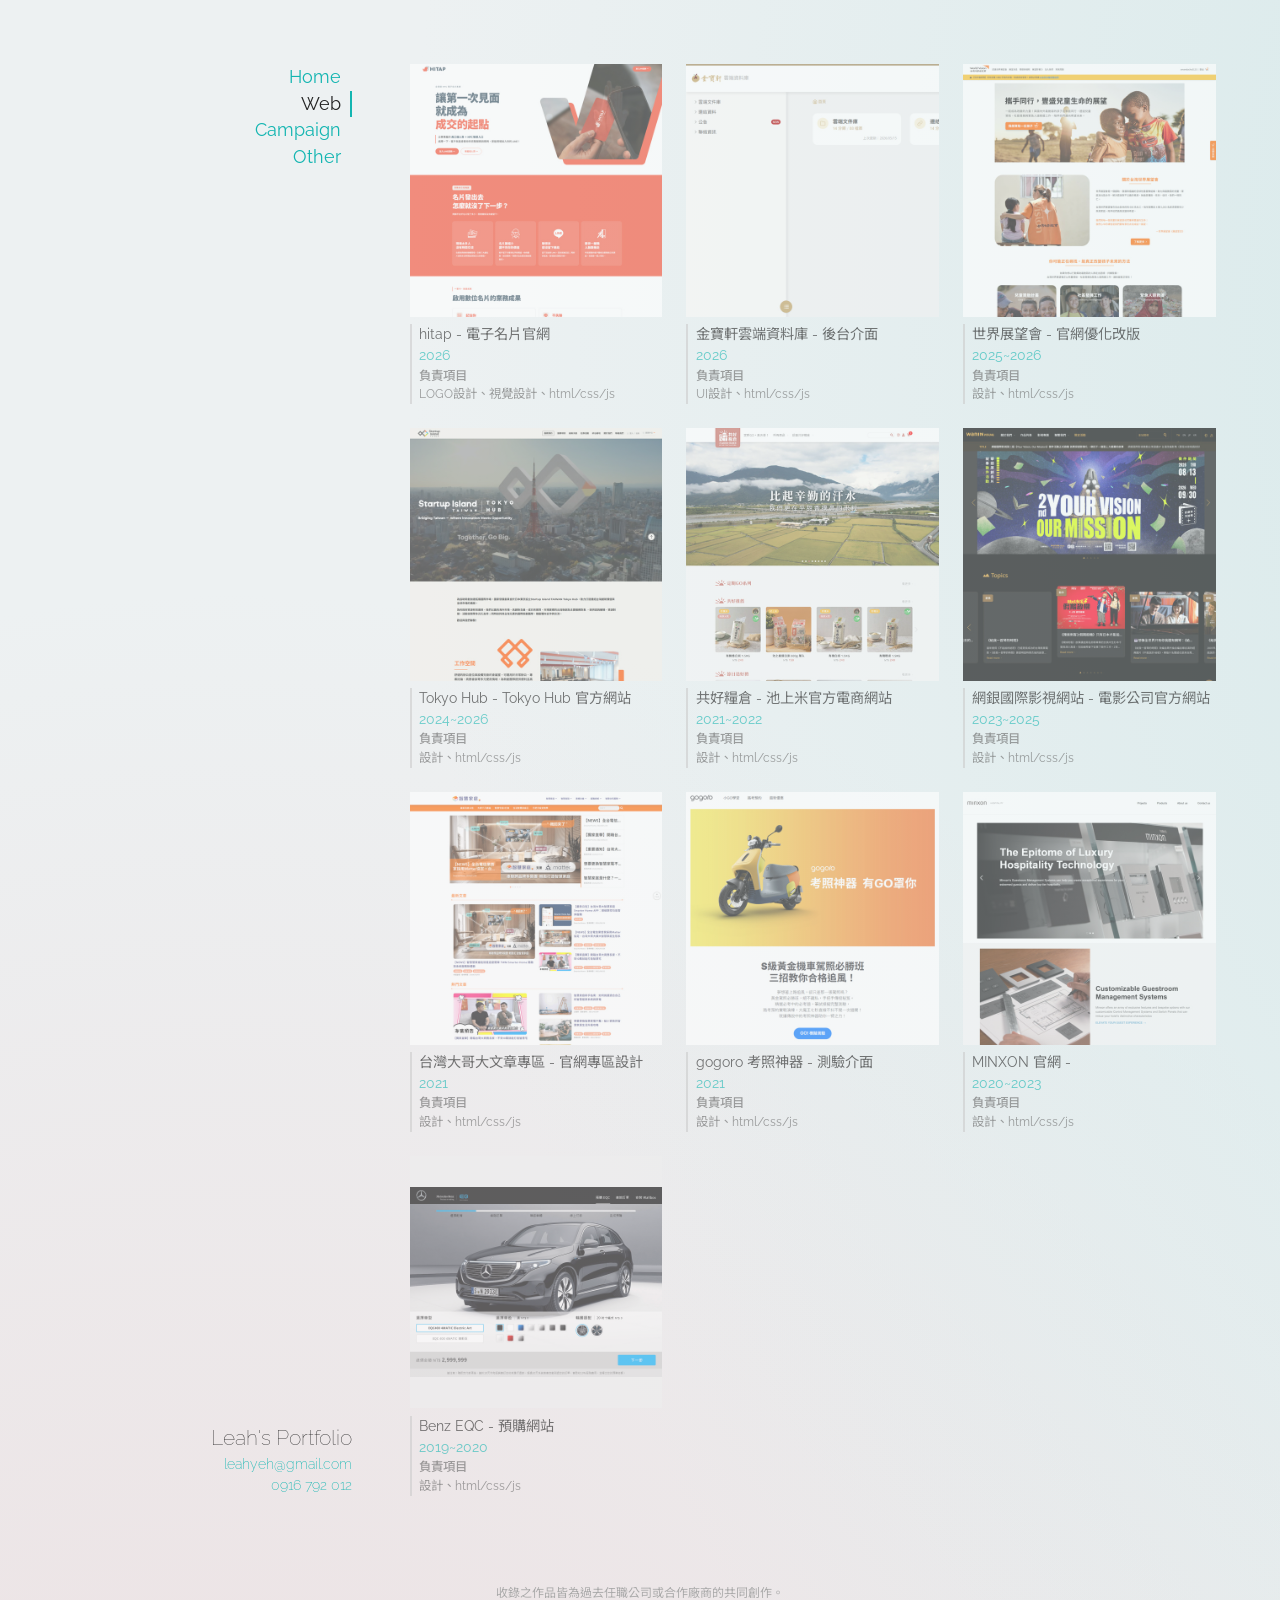
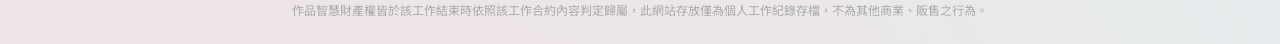
<file: portfolio/web.html>
<!DOCTYPE html>
<html lang="zh_TW">
<head>
    <meta charset="UTF-8">
    <meta name="viewport" content="width=device-width, initial-scale=1.0">
    <link rel="stylesheet" href="assets/css/main.css">
    <title>Portfolio</title>
</head>
<body>

    <div class="wrap">
        <aside class="nav">
            <nav>
                <a class="" href="/portfolio">Home</a>
                <a class="is-current" href="web.html">Web</a>
                <a class="" href="campaign.html">Campaign</a>
                <a class="" href="other.html">Other</a>
            </nav>
            <div class="nav__info">
                <h4>Leah's Portfolio</h4>
                <p><a href="mailto:leahyeh@gmail.com">leahyeh@gmail.com</a></p>
                <p><a href="tel:0916792012">0916 792 012</a></p>
            </div>
        </aside>

        <main>
            <div class="cards">
                <div class="cards__item" data-dialog-open="dialog--hitap">
                    <img src="data/hitap.jpg" alt="">
                    <div class="cards__item--text">
                        <p>hitap - <span>電子名片官網</span></p>
                        <time>2026</time>
                        <dl>
                            <dt>負責項目</dt>
                            <dd>LOGO設計、視覺設計、html/css/js</dd>
                        </dl>
                    </div>
                </div>
                <div class="cards__item" data-dialog-open="dialog--memorial">
                    <img src="data/memorial.jpg" alt="">
                    <div class="cards__item--text">
                        <p>金寶軒雲端資料庫 - <span>後台介面</span></p>
                        <time>2026</time>
                        <dl>
                            <dt>負責項目</dt>
                            <dd>UI設計、html/css/js</dd>
                        </dl>
                    </div>
                </div>
                <div class="cards__item" data-dialog-open="dialog--worldvision">
                    <img src="data/worldvision.jpg" alt="">
                    <div class="cards__item--text">
                        <p>世界展望會 - <span>官網優化改版</span></p>
                        <time>2025~2026</time>
                        <dl>
                            <dt>負責項目</dt>
                            <dd>設計、html/css/js</dd>
                        </dl>
                    </div>
                </div>
                <div class="cards__item" data-dialog-open="dialog--tokyo_sit">
                    <img src="data/tokyo_startupisland.jpg" alt="">
                    <div class="cards__item--text">
                        <p>Tokyo Hub - <span>Tokyo Hub 官方網站</span></p>
                        <time>2024~2026</time>
                        <dl>
                            <dt>負責項目</dt>
                            <dd>設計、html/css/js</dd>
                        </dl>
                    </div>
                </div>
                <div class="cards__item" data-dialog-open="dialog--agoodbarn">
                    <img src="data/agoodbarn.jpg" alt="">
                    <div class="cards__item--text">
                        <p>共好糧倉 - <span>池上米官方電商網站</span></p>
                        <time>2021~2022</time>
                        <dl>
                            <dt>負責項目</dt>
                            <dd>設計、html/css/js</dd>
                        </dl>
                    </div>
                </div>
                <div class="cards__item" data-dialog-open="dialog--wve">
                    <img src="data/wve.jpg" alt="">
                    <div class="cards__item--text">
                        <p>網銀國際影視網站 - <span>電影公司官方網站</span></p>
                        <time>2023~2025</time>
                        <dl>
                            <dt>負責項目</dt>
                            <dd>設計、html/css/js</dd>
                        </dl>
                    </div>
                </div>
                <div class="cards__item" data-dialog-open="dialog--taiwanmobile">
                    <img src="data/taiwanmobile.jpg" alt="">
                    <div class="cards__item--text">
                        <p>台灣大哥大文章專區 - <span>官網專區設計</span></p>
                        <time>2021</time>
                        <dl>
                            <dt>負責項目</dt>
                            <dd>設計、html/css/js</dd>
                        </dl>
                    </div>
                </div>
                <div class="cards__item" data-dialog-open="dialog--gogoro_test">
                    <img src="data/gogoro_test.jpg" alt="">
                    <div class="cards__item--text">
                        <p>gogoro 考照神器 - <span>測驗介面</span></p>
                        <time>2021</time>
                        <dl>
                            <dt>負責項目</dt>
                            <dd>設計、html/css/js</dd>
                        </dl>
                    </div>
                </div>
                <div class="cards__item" data-dialog-open="dialog--minxon">
                    <img src="data/minxon.jpg" alt="">
                    <div class="cards__item--text">
                        <p>MINXON 官網 - <span></span></p>
                        <time>2020~2023</time>
                        <dl>
                            <dt>負責項目</dt>
                            <dd>設計、html/css/js</dd>
                        </dl>
                    </div>
                </div>
                <div class="cards__item" data-dialog-open="dialog--benz_eqc">
                    <img src="data/benz_eqc.jpg" alt="">
                    <div class="cards__item--text">
                        <p>Benz EQC - <span>預購網站</span></p>
                        <time>2019~2020</time>
                        <dl>
                            <dt>負責項目</dt>
                            <dd>設計、html/css/js</dd>
                        </dl>
                    </div>
                </div>
            </div>
        </main>
    </div>
    <footer>
        收錄之作品皆為過去任職公司或合作廠商的共同創作。<br>
        作品智慧財產權皆於該工作結束時依照該工作合約內容判定歸屬，此網站存放僅為個人工作紀錄存檔，不為其他商業、販售之行為。
    </footer>

<dialog class="dialog" id="dialog--hitap"
    data-project-images="
        data/hitap_01.webp
    "
>
    <div class="dialog__tool">
        <div class="dialog__btns">
            <button class="dialog__prev" data-dialog-prev>Prev</button>
            <button class="dialog__next" data-dialog-next>Next</button>
            <a href="https://www.hitap.tw/" target="_blank">Live Site</a>
        </div>
        <button class="dialog__close" data-dialog-close>Close</button>
    </div>
    <div class="dialog__main">
        <div class="dialog__info">
            <h5>hitap - 官方網站</h5>
            <div class="dialog__info--content">
                <h6>負責項目</h6>
                1. LOGO 設計<br>
                2. 官方銷售網站設計
                <p>
                    從 LOGO 設計開始發展整體銷售頁設計
                </p>
                3. 網頁切版製作
                <p>
                    使用 Claude AI 切板後優化且進行設計稿貼合設定
                    <br>與 PM 共同討論內容顯示優化
                    <br>並進行 RWD 內容顯示優化
                </p>
            </div>
        </div>
        <div class="dialog__content">
            <img src="data/hitap_01.webp" alt="">
        </div>
    </div>
</dialog>
<dialog class="dialog" id="dialog--memorial"
    data-project-images="
        data/memorial_01.webp,
        data/memorial_02.webp,
        data/memorial_03.webp,
        data/memorial_04.webp,
        data/memorial_05.webp,
        data/memorial_06.webp,
        data/memorial_07.webp
    "
>
    <div class="dialog__tool">
        <div class="dialog__btns">
            <button class="dialog__prev" data-dialog-prev>Prev</button>
            <button class="dialog__next" data-dialog-next>Next</button>
            <a href="https://demo.dc.com.tw/memorial/webDrive/html/" target="_blank">Demo Site</a>
            <a href="https://www.figma.com/design/Eey33qbdhsEgzTxj9KI9JD/" target="_blank">Figma</a>
        </div>
        <button class="dialog__close" data-dialog-close>Close</button>
    </div>
    <div class="dialog__main">
        <div class="dialog__info">
            <h5>金寶軒雲端資料庫</h5>
            <div class="dialog__info--content">
                <h6>負責項目</h6>
                1. Figma UI 設計排版
                <p>
                    從提案企劃的內容理解與優化整體介面設計與操作
                </p>
                2. 網頁切版製作
                <p>
                    使用 html/css/js 進行前端頁面製作
                    <br>包含 UI 動態與操作動態
                    <br>使用 AI 協作進行動態功能完善
                </p>
            </div>
        </div>
        <div class="dialog__content">
            <img src="data/memorial_01.webp" alt="">
        </div>
    </div>
</dialog>
<dialog class="dialog" id="dialog--worldvision"
    data-project-images="
        data/worldvision_01.webp,
        data/worldvision_02.webp
    "
>
    <div class="dialog__tool">
        <div class="dialog__btns">
            <button class="dialog__prev" data-dialog-prev>Prev</button>
            <button class="dialog__next" data-dialog-next>Next</button>
            <a href="https://www.worldvision.org.tw/" target="_blank">Live Site</a>
        </div>
        <button class="dialog__close" data-dialog-close>Close</button>
    </div>
    <div class="dialog__main">
        <div class="dialog__info">
            <h5>世界展望會 - 官網優化改版</h5>
            <div class="dialog__info--content">
                <h6>負責項目</h6>
                1. 官網優化設計
                <p>
                    選單 UI 優化
                    <br>首頁、關懷與捐款與分頁設計
                </p>
                2. 整體文字大小與既有頁面優化
                <p>
                    將所有頁面 component 優化
                    <br>文字大小與 RWD 設定優化
                </p>
                3. 網頁切版製作
                <p>
                    使用 html/css/js 進行前端頁面製作
                    <br>不影響原官網 tailwindcss 框架
                    <br>並適時使用 tailwindcss 原則切版
                </p>
            </div>
        </div>
        <div class="dialog__content">
            <img src="data/worldvision_01.webp" alt="">
        </div>
    </div>
</dialog>
<dialog class="dialog" id="dialog--tokyo_sit"
    data-project-images="
        data/tokyo_startupisland_01.webp,
        data/tokyo_startupisland_02.webp,
        data/tokyo_startupisland_03.webp,
        data/tokyo_startupisland_04.webp
    "
>
    <div class="dialog__tool">
        <div class="dialog__btns">
            <button class="dialog__prev" data-dialog-prev>Prev</button>
            <button class="dialog__next" data-dialog-next>Next</button>
            <a href="https://tokyo.startupisland.tw/" target="_blank">Live Site</a>
        </div>
        <button class="dialog__close" data-dialog-close>Close</button>
    </div>
    <div class="dialog__main">
        <div class="dialog__info">
            <h5>Tokyo Hub 官方網站</h5>
            <div class="dialog__info--content">
                <h6>負責項目</h6>
                1. 官網 UI 設計
                <p>
                    Follow 全球 CI 規範原則
                    <br>進行多語系網站設計製作
                    <br>全系列頁面包含會員登入等頁面設計
                </p>
                2. 網頁切版製作
                <p>
                    使用 html/css/js 進行前端頁面製作
                </p>
            </div>
        </div>
        <div class="dialog__content">
            <img src="data/tokyo_startupisland_01.webp" alt="">
        </div>
    </div>
</dialog>
<dialog class="dialog" id="dialog--agoodbarn"
    data-project-images="
        data/agoodbarn_01.webp,
        data/agoodbarn_02.webp,
        data/agoodbarn_03.webp,
        data/agoodbarn_04.webp
    "
>
    <div class="dialog__tool">
        <div class="dialog__btns">
            <button class="dialog__prev" data-dialog-prev>Prev</button>
            <button class="dialog__next" data-dialog-next>Next</button>
            <a href="https://agoodbarn.com/" target="_blank">Live Site</a>
        </div>
        <button class="dialog__close" data-dialog-close>Close</button>
    </div>
    <div class="dialog__main">
        <div class="dialog__info">
            <h5>共好糧倉 - 電商網站</h5>
            <div class="dialog__info--content">
                <h6>負責項目</h6>
                1. 官網 UI 設計
                <p>
                    客戶端提供最初版首頁設計概念
                    <br>延伸初稿進行所有頁面設計
                    <br>包含前台、會員登入、購物車、訂單與資料維護...等頁面
                    <br>RWD UI 優化
                </p>
                2. 網頁切版製作
                <p>
                    使用 html/css/js 進行前端頁面製作
                </p>
            </div>
        </div>
        <div class="dialog__content">
            <img src="data/agoodbarn_01.webp" alt="">
        </div>
    </div>
</dialog>
<dialog class="dialog" id="dialog--wve"
    data-project-images="
        data/wve_01.webp,
        data/wve_02.webp,
        data/wve_03.webp,
        data/wve_04.webp
    "
>
    <div class="dialog__tool">
        <div class="dialog__btns">
            <button class="dialog__prev" data-dialog-prev>Prev</button>
            <button class="dialog__next" data-dialog-next>Next</button>
            <a href="https://www.wve.com.tw/" target="_blank">Live Site</a>
        </div>
        <button class="dialog__close" data-dialog-close>Close</button>
    </div>
    <div class="dialog__main">
        <div class="dialog__info">
            <h5>網銀國際影視網站</h5>
            <div class="dialog__info--content">
                <h6>負責項目</h6>
                1. 官網 UI 設計
                <p>
                    由客戶提供之 LOGO 為基礎發想
                    <br>與 PM 共同配合整體 UI 設計
                    <br>包含多語系、會員登入、討論區...等
                </p>
                2. 網頁切版製作
                <p>
                    使用 html/css/js 進行前端頁面製作
                </p>
            </div>
        </div>
        <div class="dialog__content">
            <img src="data/wve_01.webp" alt="">
        </div>
    </div>
</dialog>
<dialog class="dialog" id="dialog--taiwanmobile"
    data-project-images="
        data/taiwanmobile_01.webp,
        data/taiwanmobile_02.webp,
        data/taiwanmobile_03.webp
    "
>
    <div class="dialog__tool">
        <div class="dialog__btns">
            <button class="dialog__prev" data-dialog-prev>Prev</button>
            <button class="dialog__next" data-dialog-next>Next</button>
            <a href="https://smarterhome.taiwanmobile.net/blog/" target="_blank">Live Site</a>
        </div>
        <button class="dialog__close" data-dialog-close>Close</button>
    </div>
    <div class="dialog__main">
        <div class="dialog__info">
            <h5>台灣大哥大文章專區</h5>
            <div class="dialog__info--content">
                <h6>負責項目</h6>
                1. 專區頁面設計
                <p>
                    Follow 官網設計元素
                    <br>進行文章專區頁面設計
                </p>
                2. 網頁切版製作
                <p>
                    使用 html/css/js 進行前端頁面製作
                </p>
            </div>
        </div>
        <div class="dialog__content">
            <img src="data/taiwanmobile_01.webp" alt="">
        </div>
    </div>
</dialog>
<dialog class="dialog" id="dialog--gogoro_test"
    data-project-images="
        data/gogoro_test_01.webp,
        data/gogoro_test_02.webp,
        data/gogoro_test_03.webp,
        data/gogoro_test_04.webp,
        data/gogoro_test_05.webp,
        data/gogoro_test_06.webp
    "
>
    <div class="dialog__tool">
        <div class="dialog__btns">
            <button class="dialog__prev" data-dialog-prev>Prev</button>
            <button class="dialog__next" data-dialog-next>Next</button>
            <a class="disabled" target="_blank">Unavailable</a>
        </div>
        <button class="dialog__close" data-dialog-close>Close</button>
    </div>
    <div class="dialog__main">
        <div class="dialog__info">
            <h5>gogoro 考照神器</h5>
            <div class="dialog__info--content">
                <h6>負責項目</h6>
                1. 考照模擬頁面設計
                <p>
                    Follow 官網設計元素
                    <br>進行考照模擬考頁面設計
                </p>
                2. 網頁切版製作
                <p>
                    使用 html/css/js 進行前端頁面製作
                </p>
            </div>
        </div>
        <div class="dialog__content">
            <img src="data/gogoro_test_01.webp" alt="">
        </div>
    </div>
</dialog>
<dialog class="dialog" id="dialog--minxon"
    data-project-images="
        data/minxon_01.webp,
        data/minxon_02.webp,
        data/minxon_03.webp,
        data/minxon_04.webp
    "
>
    <div class="dialog__tool">
        <div class="dialog__btns">
            <button class="dialog__prev" data-dialog-prev>Prev</button>
            <button class="dialog__next" data-dialog-next>Next</button>
            <a href="https://www.minxon.com/" target="_blank">Live Site</a>
        </div>
        <button class="dialog__close" data-dialog-close>Close</button>
    </div>
    <div class="dialog__main">
        <div class="dialog__info">
            <h5>MINXON 官網設計 </h5>
            <div class="dialog__info--content">
                <h6>負責項目</h6>
                1. 官網頁面設計<br>
                2. 網頁切版製作
                <p>
                    使用 html/css/js 進行前端頁面製作
                </p>
                <em>
                    ※ 網站已於 2026 改版
                </em>
            </div>
        </div>
        <div class="dialog__content">
            <img src="data/minxon_01.webp" alt="">
        </div>
    </div>
</dialog>
<dialog class="dialog" id="dialog--benz_eqc"
    data-project-images="
        data/benz_eqc_01.jpg,
        data/benz_eqc_02.jpg,
        data/benz_eqc_03.jpg,
        data/benz_eqc_04.jpg,
        data/benz_eqc_05.jpg,
        data/benz_eqc_06.jpg,
        data/benz_eqc_07.jpg,
        data/benz_eqc_08.jpg,
        data/benz_eqc_09.jpg,
        data/benz_eqc_10.jpg,
        data/benz_eqc_11.jpg
    "
>
    <div class="dialog__tool">
        <div class="dialog__btns">
            <button class="dialog__prev" data-dialog-prev>Prev</button>
            <button class="dialog__next" data-dialog-next>Next</button>
            <a class="disabled" target="_blank">Unavailable</a>
        </div>
        <button class="dialog__close" data-dialog-close>Close</button>
    </div>
    <div class="dialog__main">
        <div class="dialog__info">
            <h5>Benz EQC - 預購網站</h5>
            <div class="dialog__info--content">
                <h6>負責項目</h6>
                1. 期間預購專頁設計
                <p>
                    負責預購流程所有 UI 頁面設計
                    <br>須符合官網與品牌風格進行設計
                </p>
                2. 網頁切版製作
                <p>
                    使用 html/css/js 進行前端頁面製作
                </p>
                <em>
                    ※ 預購結束後已關閉頁面
                </em>
            </div>
        </div>
        <div class="dialog__content">
            <img src="data/benz_eqc_01.jpg" alt="">
        </div>
    </div>
</dialog>


<script src="https://code.jquery.com/jquery-3.7.1.js"></script>
<script src="assets/js/main.js"></script>

</body>
</html>
</file>
<file: portfolio/assets/css/main.css>
@import '../css/animate.css';
@import url("https://fonts.googleapis.com/css2?family=Noto+Sans+TC:wght@100..900&family=Raleway:ital,wght@0,100..900;1,100..900&display=swap");
html, body, div, span, applet, object, iframe,
h1, h2, h3, h4, h5, h6, p, blockquote, pre,
a, abbr, acronym, address, big, cite, code,
del, dfn, em, img, ins, kbd, q, s, samp,
strike, strong, sub, sup, tt, var,
b, u, i, center,
dl, dt, dd, ol, ul, li,
fieldset, form, label, legend,
table, caption, tbody, tfoot, thead, tr, th, td,
article, aside, canvas, details, embed,
figure, figcaption, footer, header, hgroup,
menu, nav, output, ruby, section, summary,
time, mark, audio, video {
  margin: 0;
  padding: 0;
  border: 0;
  font-size: 100%;
  font: inherit;
  vertical-align: baseline;
}

article, aside, details, figcaption, figure,
footer, header, hgroup, menu, nav, section {
  display: block;
}

body {
  line-height: 1;
}

ol, ul {
  list-style: none;
}

blockquote, q {
  quotes: none;
}

blockquote:before, blockquote:after,
q:before, q:after {
  content: "";
  content: none;
}

table {
  border-collapse: collapse;
  border-spacing: 0;
}

* {
  -webkit-box-sizing: border-box;
          box-sizing: border-box;
}

/* width */
::-webkit-scrollbar {
  width: 6px;
  height: 6px;
}

/* Track */
::-webkit-scrollbar-track {
  background: var(--grey200);
}

/* Handle */
::-webkit-scrollbar-thumb {
  background: white;
  border-radius: 2em;
}

/* Handle on hover */
::-webkit-scrollbar-thumb:hover {
  background: var(--turquoise);
}

:root {
  --grey100: #f5f5f5;
  --grey200: #eeeeee;
  --grey300: #dddddd;
  --grey400: #cccccc;
  --grey500: #aaaaaa;
  --grey600: #888888;
  --grey700: #666666;
  --grey800: #444444;
  --grey900: #222222;
  --turquoise: #13b5b1;
  --red: #df4158;
  --fontSS: 12px;
  --fontXS: 14px;
  --fontS: 16px;
  --fontM: 20px;
  --fontL: 24px;
  --fontXL: 30px;
  --font2L: 36px;
  --font3L: 44px;
}

@media (max-width: 1440px) {
  :root {
    --fontXS: 0.9722vw;
    --fontS: 1.1111vw;
    --fontM: 1.3889vw;
    --fontL: 1.6667vw;
    --fontXL: 2.0833vw;
    --font2L: 2.5vw;
    --font3L: 3.0556vw;
  }
}
@media (max-width: 821px) {
  :root {
    --fontXS: 1.7073vw;
    --fontS: 1.9512vw;
    --fontM: 2.439vw;
    --fontL: 2.9268vw;
    --fontXL: 3.6585vw;
    --font2L: 4.3902vw;
    --font3L: 5.3659vw;
  }
}
@media (max-width: 481px) {
  :root {
    --fontXS: 2.9167vw;
    --fontS: 3.3333vw;
    --fontM: 4.1667vw;
    --fontL: 5vw;
    --fontXL: 6.25vw;
    --font2L: 7.5vw;
    --font3L: 9.1667vw;
  }
}
body {
  font-family: "Raleway", "Noto Sans TC", sans-serif;
  background-color: white;
  color: var(--grey700);
  font-weight: 400;
  font-size: var(--fontS);
  line-height: 1.5;
  min-height: 100vh;
  background: radial-gradient(ellipse at 80% 10%, #d3e8e9 0%, rgba(211, 232, 233, 0) 55%), radial-gradient(ellipse at 10% 90%, #ecd8da 0%, rgba(236, 216, 218, 0) 55%), #edf1f2;
  background-size: 180% 180%, 180% 180%;
  -webkit-animation: gradient-flow 8s ease-in-out infinite alternate;
          animation: gradient-flow 8s ease-in-out infinite alternate;
}

@-webkit-keyframes bg_flow {
  0% {
    background-position: 0% 0%, 100% 100%;
  }
  50% {
    background-position: 60% 40%, 40% 60%;
  }
  100% {
    background-position: 20% 70%, 80% 30%;
  }
}

@keyframes bg_flow {
  0% {
    background-position: 0% 0%, 100% 100%;
  }
  50% {
    background-position: 60% 40%, 40% 60%;
  }
  100% {
    background-position: 20% 70%, 80% 30%;
  }
}
a {
  color: var(--turquoise);
  text-decoration: none;
  -webkit-transition: 500ms;
  transition: 500ms;
}
a:hover {
  opacity: 0.66;
}
a.disabled {
  color: var(--grey600);
}

img {
  max-width: 100%;
}

h1 {
  font-size: var(--font3L);
  line-height: 1.25;
}

h2 {
  font-size: var(--font2L);
  line-height: 1.25;
}

h3 {
  font-size: var(--fontXL);
}

h4 {
  font-size: var(--fontL);
}

h5 {
  font-size: var(--fontM);
}

h6 {
  font-size: var(--fontS);
}

h1, h2, h3, h4, h5, h6 {
  font-weight: 400;
  color: var(--grey900);
}

b {
  font-weight: 600;
}

button {
  outline: 0;
  border: 0;
  background: transparent;
  padding: 0;
  font-family: inherit;
  font-size: 1em;
  cursor: pointer;
}

.wrap {
  overflow: hidden;
  display: -webkit-box;
  display: -ms-flexbox;
  display: flex;
  -ms-flex-wrap: wrap;
      flex-wrap: wrap;
  max-width: 1680px;
  margin-left: auto;
  margin-right: auto;
  padding: 5%;
  gap: 5%;
}
.wrap > aside {
  width: 25%;
  max-width: 300px;
}
.wrap > main {
  -webkit-box-flex: 1;
      -ms-flex: 1;
          flex: 1;
}
@media (max-width: 576px) {
  .wrap {
    -webkit-box-orient: vertical;
    -webkit-box-direction: normal;
        -ms-flex-direction: column;
            flex-direction: column;
    gap: 1.5rem;
  }
  .wrap > aside {
    width: 100%;
    max-width: none;
  }
}

.nav {
  position: sticky;
  top: 0;
  text-align: right;
  display: -webkit-box;
  display: -ms-flexbox;
  display: flex;
  -webkit-box-orient: vertical;
  -webkit-box-direction: normal;
      -ms-flex-direction: column;
          flex-direction: column;
}
.nav nav {
  -webkit-box-flex: 1;
      -ms-flex: 1;
          flex: 1;
}
.nav nav a {
  display: block;
  font-size: var(--fontM);
  padding: 0 0.5em;
  border-right: 0.15em solid transparent;
}
.nav nav a.is-current {
  color: var(--grey900);
  border-color: var(--turquoise);
}
.nav__info {
  font-weight: 200;
  font-size: 0.875rem;
}
.nav h4 {
  font-weight: 100;
}
@media (max-width: 576px) {
  .nav {
    -webkit-box-orient: horizontal;
    -webkit-box-direction: normal;
        -ms-flex-direction: row;
            flex-direction: row;
  }
  .nav nav {
    -webkit-box-ordinal-group: 3;
        -ms-flex-order: 2;
            order: 2;
  }
  .nav__info {
    -webkit-box-ordinal-group: 2;
        -ms-flex-order: 1;
            order: 1;
  }
}

.intro {
  display: -webkit-box;
  display: -ms-flexbox;
  display: flex;
  -webkit-box-orient: vertical;
  -webkit-box-direction: normal;
      -ms-flex-direction: column;
          flex-direction: column;
  gap: 2rem;
}

.dialog {
  margin: auto;
  background: white;
  border: 0;
  -webkit-box-shadow: 0 0 4em rgba(0, 0, 0, 0.1);
          box-shadow: 0 0 4em rgba(0, 0, 0, 0.1);
  min-width: 800px;
  max-width: 1680px;
  padding: 0;
  overflow: hidden;
  height: 96vh;
}
.dialog__tool {
  height: 60px;
  display: -webkit-box;
  display: -ms-flexbox;
  display: flex;
  -webkit-box-align: center;
      -ms-flex-align: center;
          align-items: center;
  -webkit-box-pack: justify;
      -ms-flex-pack: justify;
          justify-content: space-between;
  padding-left: 1rem;
  padding-right: 1rem;
}
.dialog__tool a,
.dialog__tool button {
  padding: 0.25em 0.75em;
  border: 1px solid var(--grey100);
  background-color: var(--grey100);
  -webkit-transition: 500ms;
  transition: 500ms;
}
.dialog__tool a:hover,
.dialog__tool button:hover {
  background-color: white;
  border-color: var(--grey300);
  -webkit-box-shadow: 0 0 1em rgba(0, 0, 0, 0.1);
          box-shadow: 0 0 1em rgba(0, 0, 0, 0.1);
}
.dialog__tool a.disabled,
.dialog__tool button[disabled] {
  cursor: default;
  opacity: 0.5;
  border-color: transparent;
}
.dialog__main {
  display: -webkit-box;
  display: -ms-flexbox;
  display: flex;
  height: calc(96vh - 60px);
}
.dialog__info {
  width: 300px;
  padding: 1em;
  background-color: var(--grey200);
  position: relative;
}
.dialog__info::after {
  content: "";
  display: block;
  width: 1em;
  height: 100%;
  position: absolute;
  right: 0;
  top: 0;
  background: -webkit-gradient(linear, left top, right top, from(transparent), to(rgba(120, 120, 120, 0.1)));
  background: linear-gradient(to right, transparent, rgba(120, 120, 120, 0.1));
}
.dialog__info h5 {
  color: var(--turquoise);
  margin-bottom: 0.5em;
}
.dialog__info p {
  padding-left: 1em;
  font-size: var(--fontXS);
  margin: 0.5em auto;
}
.dialog__info em {
  font-size: var(--fontSS);
  color: var(--grey500);
}
.dialog__info--content {
  color: var(--grey700);
}
.dialog__content {
  -webkit-box-flex: 1;
      -ms-flex: 1;
          flex: 1;
  height: 100%;
  overflow-y: auto;
  -ms-scroll-chaining: none;
      overscroll-behavior: contain;
}
.dialog__content img {
  display: block;
  margin: 0 auto;
}
.dialog__btns {
  display: -webkit-box;
  display: -ms-flexbox;
  display: flex;
  gap: 0.5em;
  -webkit-box-align: center;
      -ms-flex-align: center;
          align-items: center;
}
@media (max-width: 820px) {
  .dialog {
    min-width: auto;
    width: 100%;
    max-width: 720px;
  }
  .dialog__main {
    -webkit-box-orient: vertical;
    -webkit-box-direction: normal;
        -ms-flex-direction: column;
            flex-direction: column;
  }
  .dialog__info {
    width: 100%;
    max-width: none;
  }
  .dialog__info::after {
    display: none;
  }
  .dialog__content {
    height: 100%;
  }
}

dialog[open] {
  -webkit-animation: fadeInUp 0.5s ease-in-out forwards;
          animation: fadeInUp 0.5s ease-in-out forwards;
}

::-ms-backdrop {
  background: rgba(255, 255, 255, 0.9);
  opacity: 0.5;
}

::backdrop {
  background: rgba(255, 255, 255, 0.9);
  opacity: 0.5;
}

footer {
  width: 100%;
  text-align: center;
  font-size: var(--fontSS);
  color: var(--grey500);
  width: 100%;
  padding: 2em 1em;
}

.cards {
  display: -ms-grid;
  display: grid;
  -ms-grid-columns: 1fr 1.5rem 1fr 1.5rem 1fr;
  grid-template-columns: repeat(3, 1fr);
  gap: 1.5rem;
}
.cards [data-dialog-open] {
  cursor: pointer;
  opacity: 0.6;
}
.cards [data-dialog-open]:hover {
  opacity: 1;
}
.cards [data-dialog-open]:hover img {
  -webkit-box-shadow: 0 0.5em 2em rgba(0, 0, 0, 0.1);
          box-shadow: 0 0.5em 2em rgba(0, 0, 0, 0.1);
}
.cards__item {
  -webkit-transition: 500ms;
  transition: 500ms;
}
.cards__item img {
  -webkit-transition: 500ms;
  transition: 500ms;
  display: block;
  margin-bottom: 0.5em;
  aspect-ratio: 1/1;
  -o-object-fit: contain;
     object-fit: contain;
  background-color: var(--grey200);
}
.cards__item p {
  color: var(--grey900);
}
.cards__item time {
  color: var(--turquoise);
}
.cards__item dl {
  font-size: var(--fontXS);
}
.cards__item dl dt {
  min-width: 4em;
  font-weight: 500;
}
.cards__item--text {
  padding-left: 0.5em;
  border-left: 0.15em solid var(--grey400);
}
@media (max-width: 820px) {
  .cards {
    -ms-grid-columns: (1fr)[2];
    grid-template-columns: repeat(2, 1fr);
  }
  .cards span {
    display: block;
  }
}

.sec__title {
  margin-top: 2rem;
  margin-bottom: 1rem;
}
.sec__title small {
  color: var(--grey500);
  font-weight: 300;
  font-size: var(--fontS);
  display: inline-block;
}
</file>
